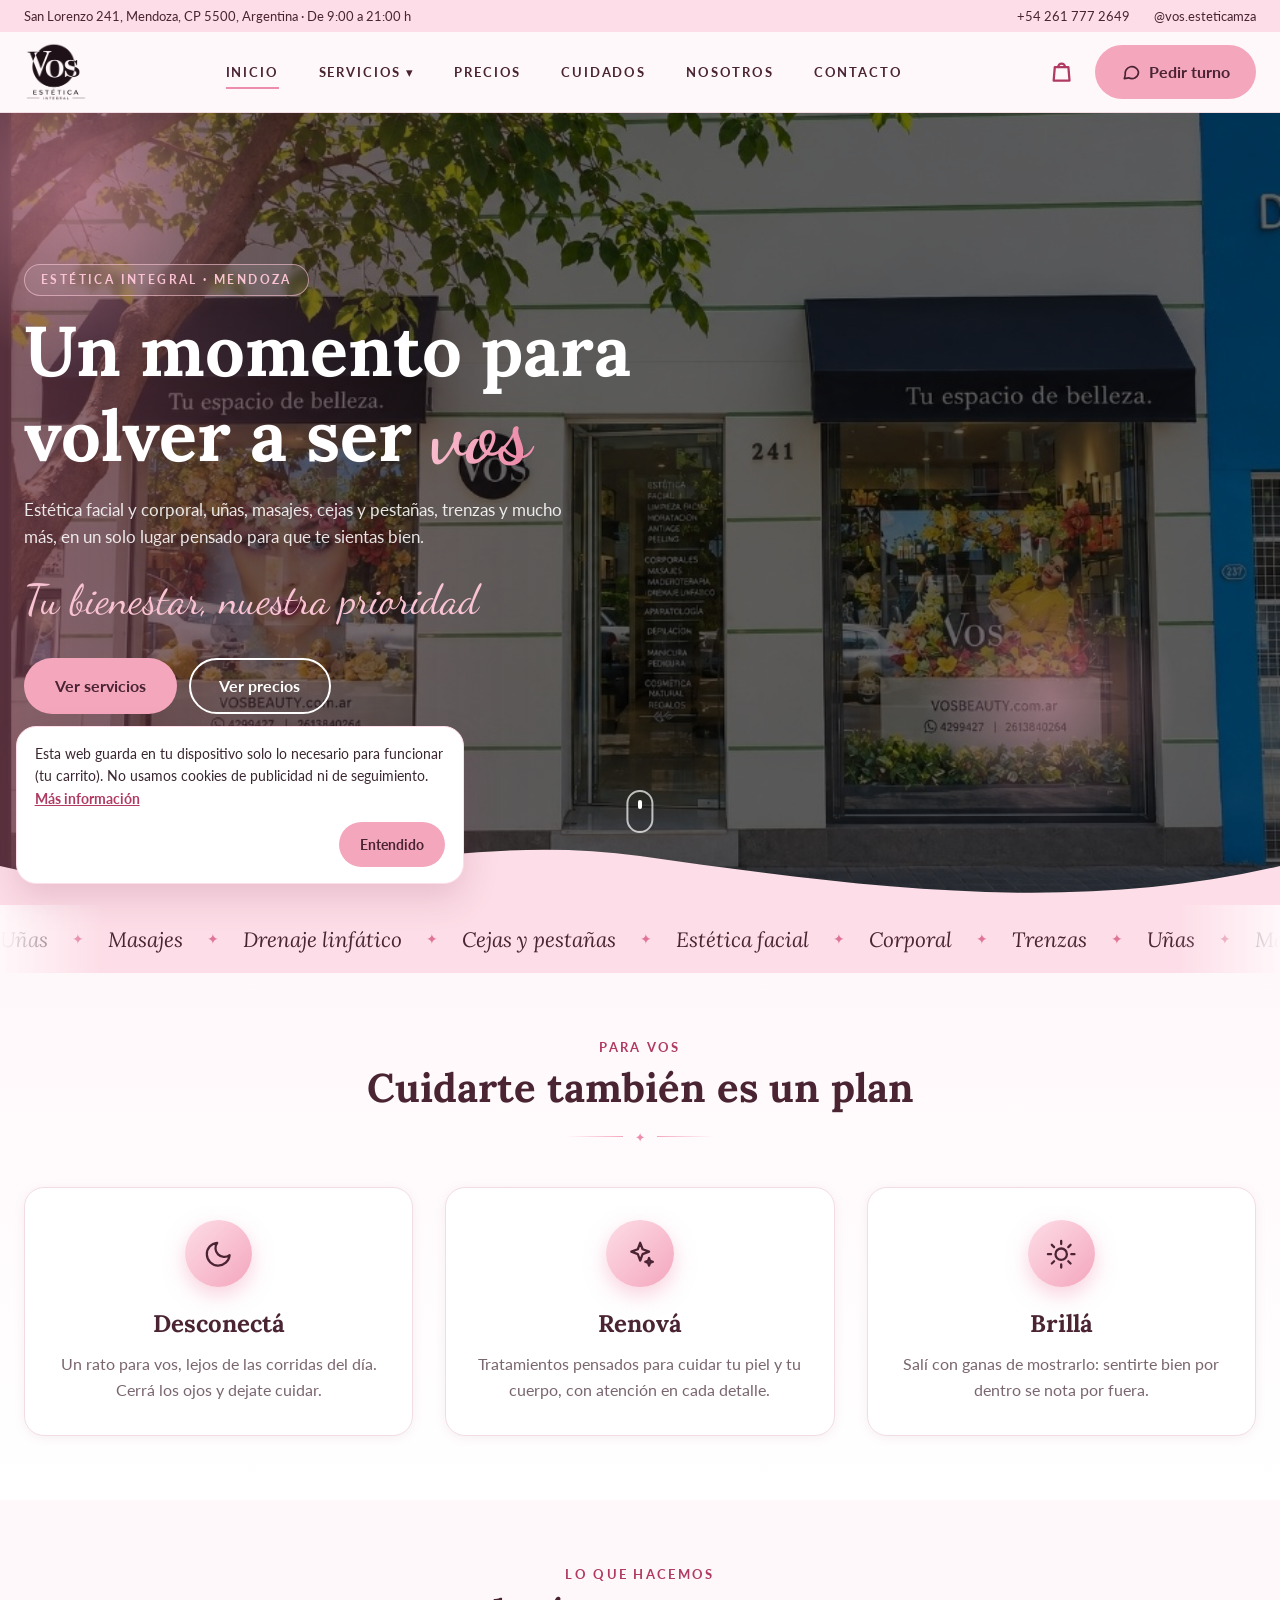
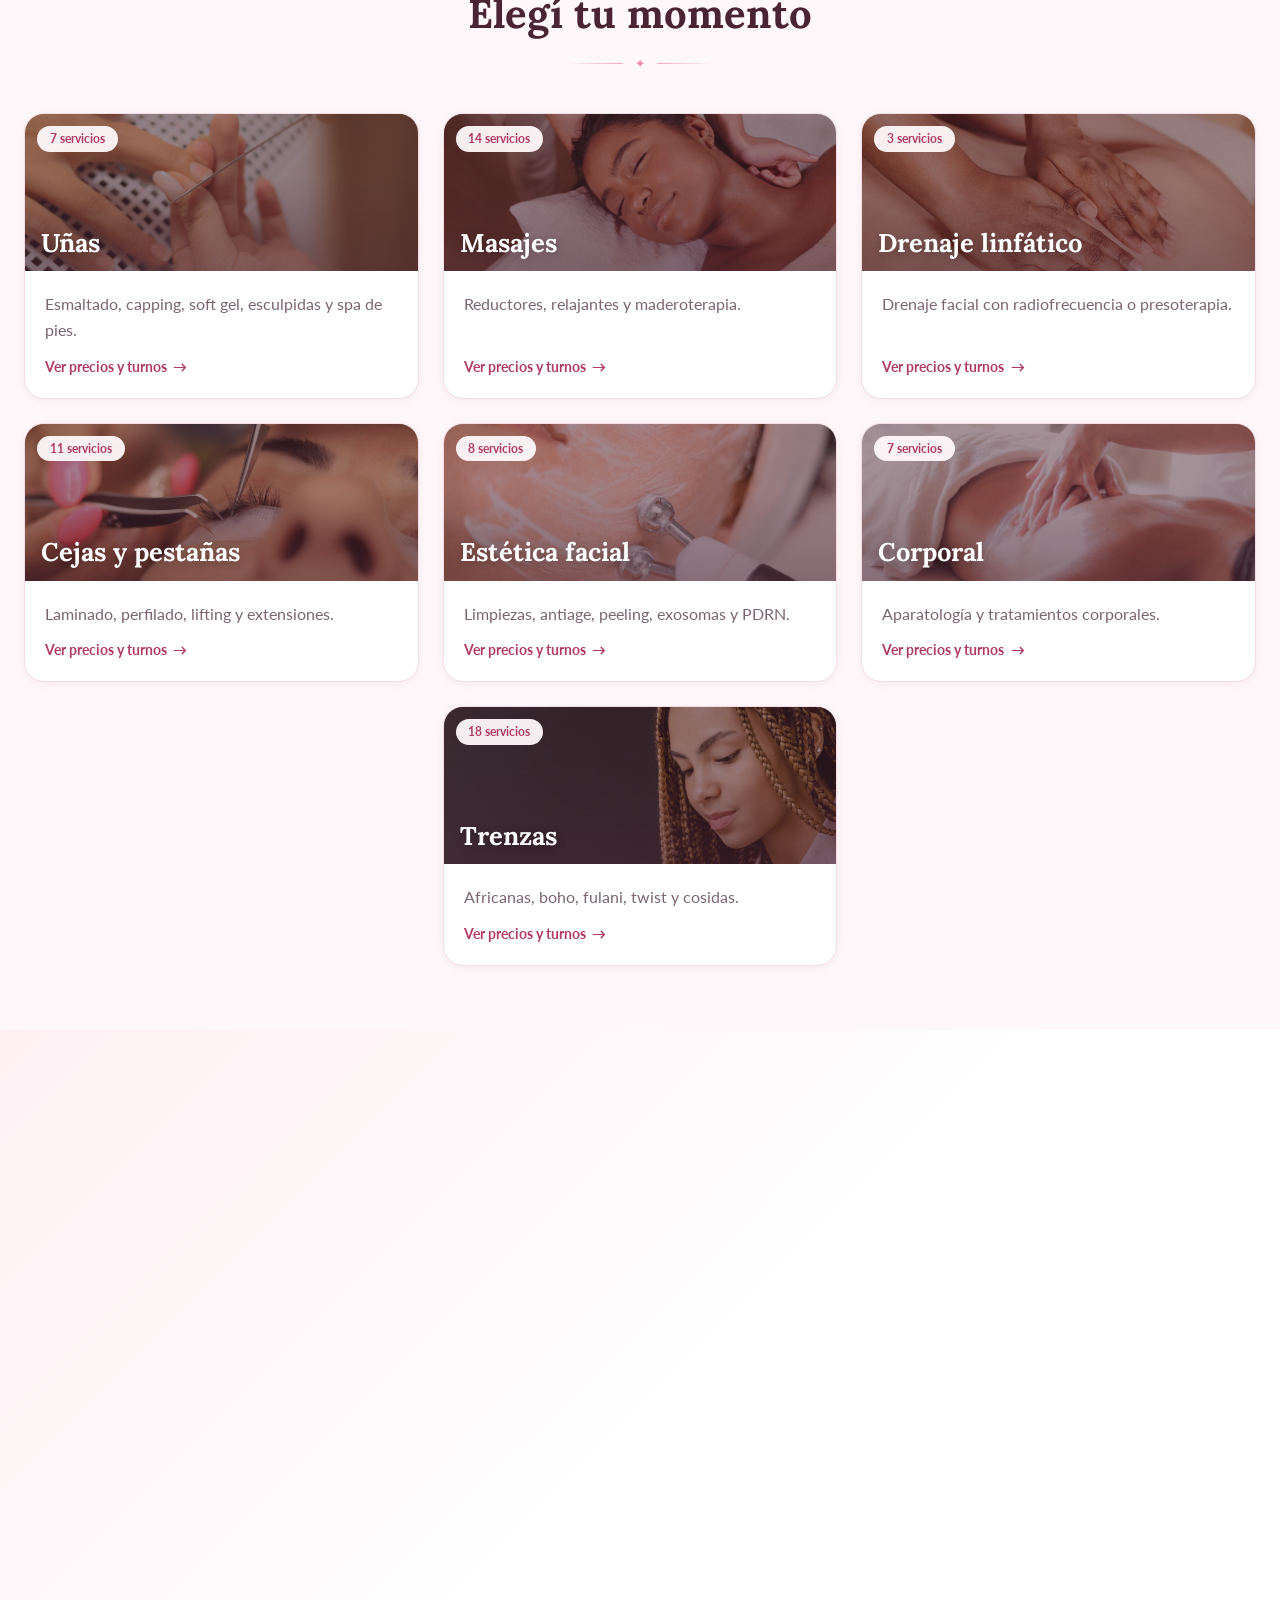
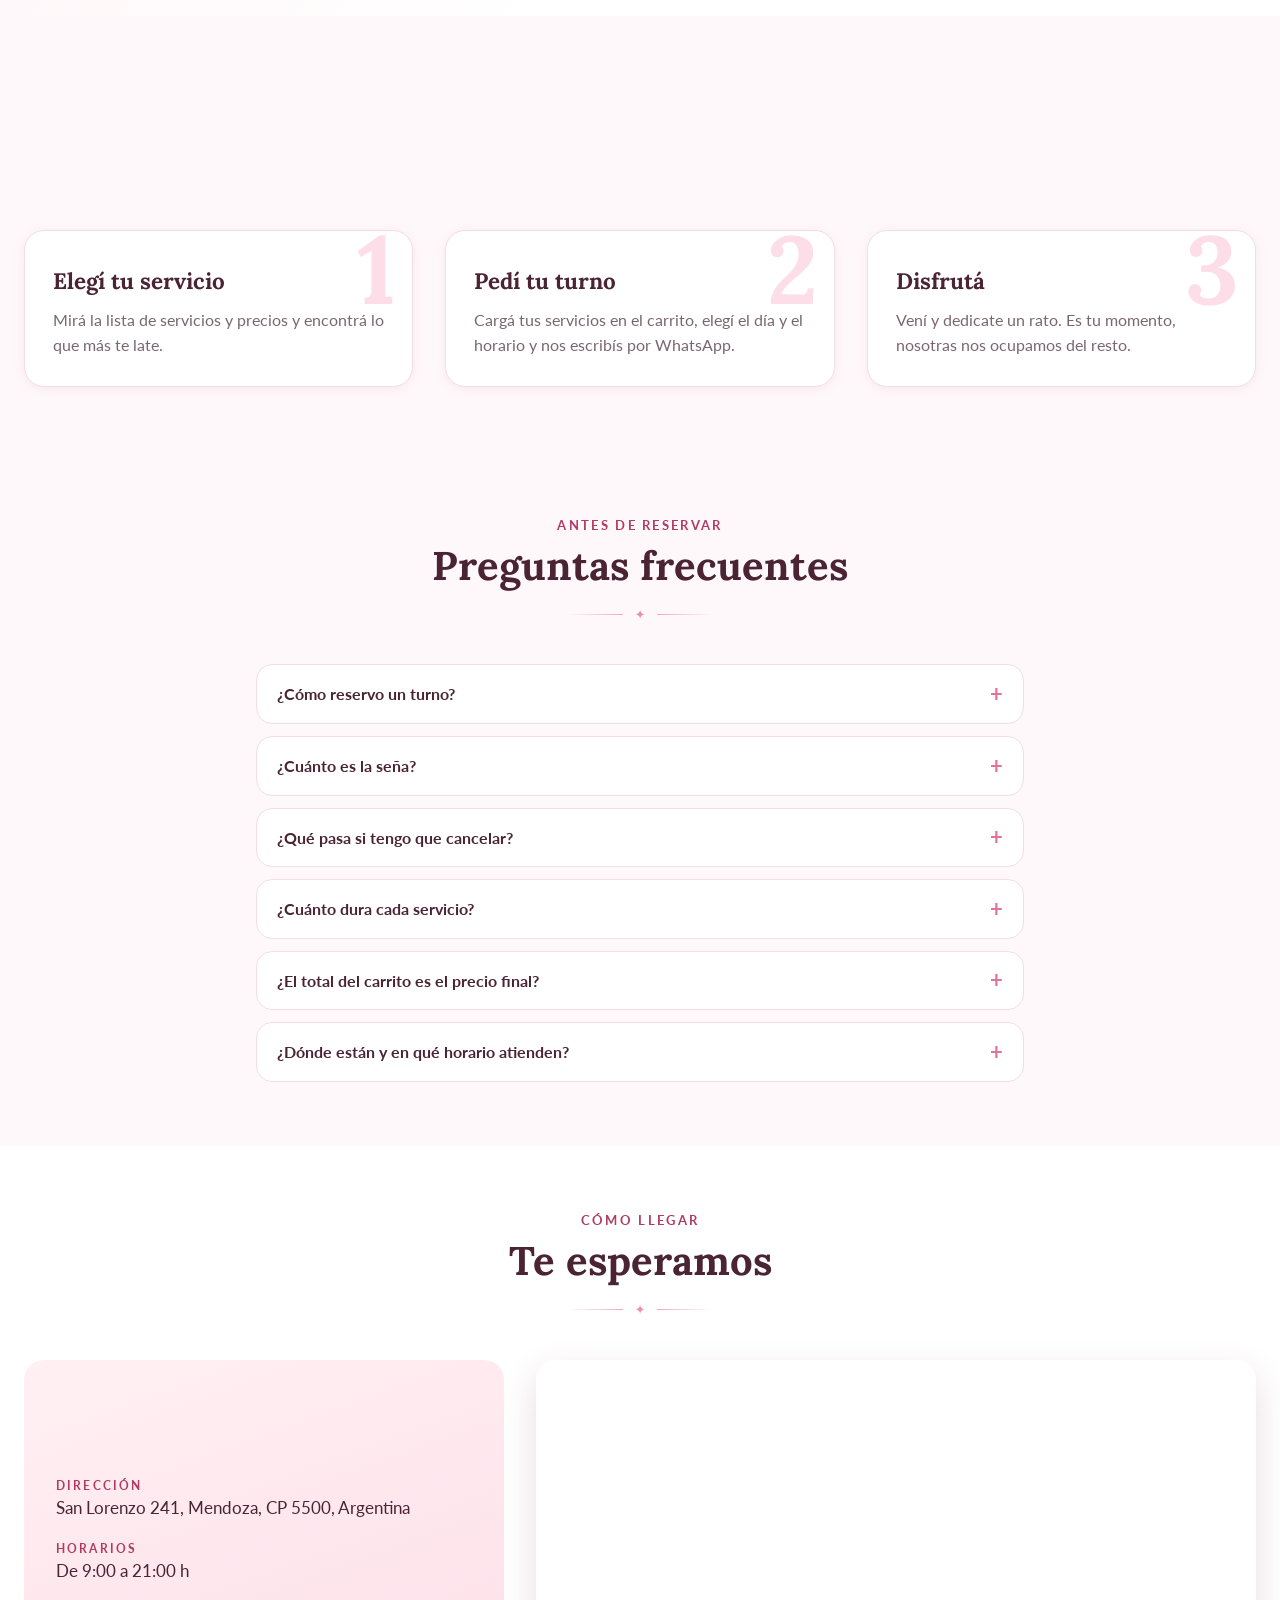
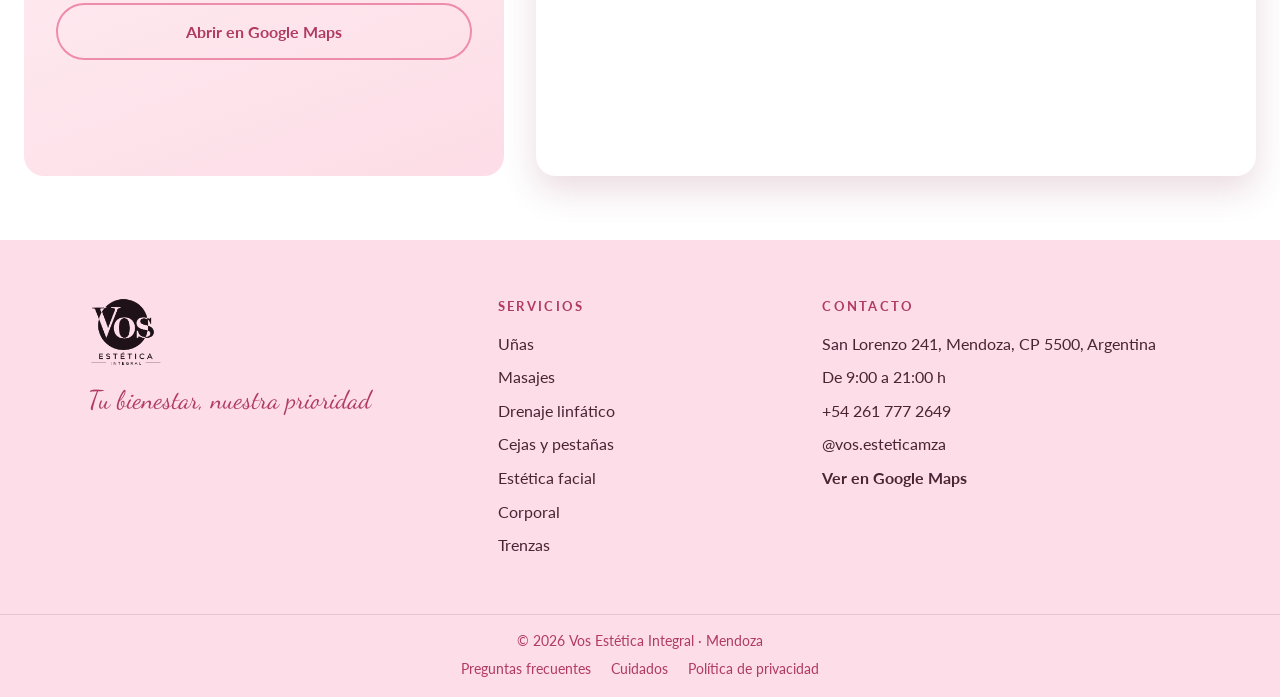
<file: estetica/client/index.html>
<!DOCTYPE html>
<html lang="es-AR">
<head>
  <meta charset="utf-8">
  <meta name="viewport" content="width=device-width, initial-scale=1">
  <meta name="color-scheme" content="light">
  <title>Vos Estética Integral | Mendoza</title>
  <meta name="description" content="Vos Estética Integral en Mendoza: uñas, masajes, drenaje linfático, cejas y pestañas, estética facial, tratamientos corporales y trenzas. Un momento para volver a ser vos.">
  <meta name="robots" content="index, follow">
  <meta name="theme-color" content="#f4a6bd">
  <meta property="og:type" content="website">
  <meta property="og:site_name" content="Vos Estética Integral">
  <meta property="og:locale" content="es_AR">
  <meta property="og:title" content="Vos Estética Integral | Mendoza">
  <meta property="og:description" content="Vos Estética Integral en Mendoza: uñas, masajes, drenaje linfático, cejas y pestañas, estética facial, tratamientos corporales y trenzas. Un momento para volver a ser vos.">
  <meta name="twitter:card" content="summary">
  <link rel="icon" href="favicon.ico" sizes="any">
  <link rel="icon" type="image/png" sizes="32x32" href="img/favicon-32.png">
  <link rel="icon" type="image/png" sizes="192x192" href="img/favicon-192.png">
  <link rel="apple-touch-icon" href="img/favicon-180.png">
  <!-- Marca la página como "con JavaScript" para que los efectos de aparición no oculten nada si el script no carga -->
  <script>document.documentElement.classList.add("js");</script>
  <link rel="preconnect" href="https://fonts.googleapis.com">
  <link rel="preconnect" href="https://fonts.gstatic.com" crossorigin>
  <link href="https://fonts.googleapis.com/css2?family=Dancing+Script:wght@500;700&family=Lato:wght@400;700&family=Lora:ital,wght@0,500;0,700;1,500&display=swap" rel="stylesheet">
  <link rel="stylesheet" href="css/base.css">
  <link rel="stylesheet" href="css/encabezado.css">
  <link rel="stylesheet" href="css/inicio.css">
  <link rel="stylesheet" href="css/pie.css">
  <link rel="stylesheet" href="css/carrito.css">
  <link rel="stylesheet" href="css/informacion.css">
  <link rel="stylesheet" href="css/aviso.css">
  <link rel="stylesheet" href="css/efectos.css">
</head>
<body>

  <!-- Encabezado (se dibuja desde js/principal.js) -->
  <header id="encabezado"></header>

  <main>
    <!-- Portada -->
    <section id="inicio" class="portada">
      <img class="portada-imagen" src="img/portada-1.jpeg" alt="Frente del local de Vos Estética Integral en San Lorenzo 241" fetchpriority="high">
      <div class="portada-velo"></div>
      <div class="portada-luz portada-luz-uno" aria-hidden="true"></div>
      <div class="portada-luz portada-luz-dos" aria-hidden="true"></div>

      <div class="contenedor contenedor-ancho portada-contenido">
        <p class="portada-etiqueta">Estética integral · Mendoza</p>
        <h1 class="portada-titulo">Un momento para volver a ser <span class="portada-titulo-firma texto-degradado">vos</span></h1>
        <p class="portada-texto">Estética facial y corporal, uñas, masajes, cejas y pestañas, trenzas y mucho más, en un solo lugar pensado para que te sientas bien.</p>
        <p class="portada-firma">Tu bienestar, nuestra prioridad</p>
        <div class="portada-botones">
          <a class="boton boton-primario" href="#servicios">Ver servicios</a>
          <a class="boton boton-borde-claro" href="precios.html">Ver precios</a>
        </div>
      </div>

      <span class="portada-bajar" aria-hidden="true"></span>
      <svg class="portada-ola" viewBox="0 0 1440 80" preserveAspectRatio="none" aria-hidden="true">
        <path d="M0,40 C240,90 480,0 720,30 C960,60 1200,90 1440,40 L1440,80 L0,80 Z"/>
      </svg>
    </section>

    <!-- Cinta de servicios que se desliza (la arma js/inicio.js) -->
    <div class="cinta" aria-hidden="true"><div id="cinta-pista" class="cinta-pista"></div></div>

    <!-- Sensaciones -->
    <section class="seccion sensaciones">
      <div class="contenedor contenedor-ancho">
        <div class="seccion-cabecera reveal">
          <p class="etiqueta">Para vos</p>
          <h2 class="titulo-seccion">Cuidarte también es un plan</h2>
          <p class="adorno" aria-hidden="true">✦</p>
        </div>
        <div class="sensaciones-lista" data-reveal-grupo>
          <article class="sensacion">
            <span class="sensacion-icono"><svg viewBox="0 0 24 24" fill="none" stroke="currentColor" stroke-width="1.8" stroke-linecap="round" stroke-linejoin="round" aria-hidden="true"><path d="M21 12.79A9 9 0 1 1 11.21 3 7 7 0 0 0 21 12.79z"/></svg></span>
            <h3 class="sensacion-titulo">Desconectá</h3>
            <p class="sensacion-texto">Un rato para vos, lejos de las corridas del día. Cerrá los ojos y dejate cuidar.</p>
          </article>
          <article class="sensacion">
            <span class="sensacion-icono"><svg viewBox="0 0 24 24" fill="none" stroke="currentColor" stroke-width="1.8" stroke-linecap="round" stroke-linejoin="round" aria-hidden="true"><path d="M12 3l1.9 5.1L19 10l-5.1 1.9L12 17l-1.9-5.1L5 10l5.1-1.9L12 3z"/><path d="M19 15l.8 2.2L22 18l-2.2.8L19 21l-.8-2.2L16 18l2.2-.8L19 15z"/></svg></span>
            <h3 class="sensacion-titulo">Renová</h3>
            <p class="sensacion-texto">Tratamientos pensados para cuidar tu piel y tu cuerpo, con atención en cada detalle.</p>
          </article>
          <article class="sensacion">
            <span class="sensacion-icono"><svg viewBox="0 0 24 24" fill="none" stroke="currentColor" stroke-width="1.8" stroke-linecap="round" stroke-linejoin="round" aria-hidden="true"><circle cx="12" cy="12" r="4.5"/><path d="M12 1.5v2.5M12 20v2.5M4.6 4.6l1.8 1.8M17.6 17.6l1.8 1.8M1.5 12H4M20 12h2.5M4.6 19.4l1.8-1.8M17.6 6.4l1.8-1.8"/></svg></span>
            <h3 class="sensacion-titulo">Brillá</h3>
            <p class="sensacion-texto">Salí con ganas de mostrarlo: sentirte bien por dentro se nota por fuera.</p>
          </article>
        </div>
      </div>
    </section>

    <!-- Servicios (tarjetas que arma js/inicio.js) -->
    <section id="servicios" class="seccion contenedor contenedor-ancho">
      <div class="seccion-cabecera reveal">
        <p class="etiqueta">Lo que hacemos</p>
        <h2 class="titulo-seccion">Elegí tu momento</h2>
        <p class="adorno" aria-hidden="true">✦</p>
      </div>
      <div id="tarjetas-servicios" class="grilla-servicios" data-reveal-grupo></div>
    </section>

    <!-- Nosotros -->
    <section id="nosotros" class="seccion nosotros">
      <div class="contenedor contenedor-ancho nosotros-contenido">
        <div class="nosotros-media reveal reveal-izquierda">
          <div class="celular">
            <video id="video-local" class="celular-video" src="img/video-estetica-1.mp4" poster="img/portada-1.jpeg" autoplay muted loop playsinline preload="metadata"></video>
            <p class="celular-etiqueta">Pasá a conocernos</p>
          </div>
        </div>
        <div class="nosotros-texto reveal reveal-derecha">
          <p class="etiqueta">Nosotros</p>
          <h2 class="titulo-seccion">Un lugar para cuidarte</h2>
          <p>En Vos Estética Integral reunimos tratamientos faciales y corporales, uñas, masajes, cejas y pestañas y trenzas en un espacio cálido, en pleno centro de Mendoza.</p>
          <p>Cada visita es un momento tuyo. Te ayudamos a elegir el servicio y el horario que mejor se adapte a vos.</p>

          <div class="cifras" aria-label="Nuestros números">
            <p class="cifra"><span class="cifra-numero" data-contador="categorias">0</span><span class="cifra-texto">categorías de servicios</span></p>
            <p class="cifra"><span class="cifra-numero" data-contador="servicios">0</span><span class="cifra-texto">servicios para elegir</span></p>
            <p class="cifra"><span class="cifra-numero" data-contador="12">0</span><span class="cifra-texto">horas para tu turno, de 9 a 21</span></p>
          </div>

          <a class="boton boton-primario" href="precios.html">Ver servicios y precios</a>
        </div>
      </div>
    </section>

    <!-- Pasos para sacar turno -->
    <section class="seccion contenedor contenedor-ancho">
      <div class="seccion-cabecera reveal">
        <p class="etiqueta">Es muy simple</p>
        <h2 class="titulo-seccion">Tu turno en 3 pasos</h2>
        <p class="adorno" aria-hidden="true">✦</p>
      </div>
      <div class="pasos-lista" data-reveal-grupo>
        <article class="paso">
          <span class="paso-numero" aria-hidden="true">1</span>
          <h3 class="paso-titulo">Elegí tu servicio</h3>
          <p class="paso-texto">Mirá la lista de servicios y precios y encontrá lo que más te late.</p>
        </article>
        <article class="paso">
          <span class="paso-numero" aria-hidden="true">2</span>
          <h3 class="paso-titulo">Pedí tu turno</h3>
          <p class="paso-texto">Cargá tus servicios en el carrito, elegí el día y el horario y nos escribís por WhatsApp.</p>
        </article>
        <article class="paso">
          <span class="paso-numero" aria-hidden="true">3</span>
          <h3 class="paso-titulo">Disfrutá</h3>
          <p class="paso-texto">Vení y dedicate un rato. Es tu momento, nosotras nos ocupamos del resto.</p>
        </article>
      </div>
    </section>

    <!-- Preguntas frecuentes -->
    <section id="preguntas" class="seccion contenedor preguntas">
      <div class="seccion-cabecera reveal">
        <p class="etiqueta">Antes de reservar</p>
        <h2 class="titulo-seccion">Preguntas frecuentes</h2>
        <p class="adorno" aria-hidden="true">✦</p>
      </div>
      <div id="preguntas-lista" class="preguntas-lista reveal"></div>
    </section>

    <!-- Cómo llegar -->
    <section class="seccion visita">
      <div class="contenedor contenedor-ancho">
        <div class="seccion-cabecera reveal">
          <p class="etiqueta">Cómo llegar</p>
          <h2 class="titulo-seccion">Te esperamos</h2>
          <p class="adorno" aria-hidden="true">✦</p>
        </div>
        <div class="visita-contenido" data-reveal-grupo>
          <div class="visita-datos">
            <div><p class="visita-dato-titulo">Dirección</p><p class="visita-dato-texto" data-direccion></p></div>
            <div><p class="visita-dato-titulo">Horarios</p><p class="visita-dato-texto" data-horarios></p></div>
            <a class="boton boton-borde" data-mapa href="#" target="_blank" rel="noopener">Abrir en Google Maps</a>
          </div>
          <iframe class="visita-mapa" title="Mapa de Vos Estética Integral" loading="lazy" referrerpolicy="no-referrer-when-downgrade" src="https://www.google.com/maps?q=San+Lorenzo+241,+Mendoza,+Argentina&amp;output=embed"></iframe>
        </div>
      </div>
    </section>
  </main>

  <!-- Pie y contacto (se dibuja desde js/principal.js) -->
  <footer id="pie"></footer>

  <script src="js/datos.js"></script>
  <script src="js/principal.js"></script>
  <script src="js/carrito.js"></script>
  <script src="js/cookies.js"></script>
  <script src="js/inicio.js"></script>
  <script src="js/efectos.js"></script>
</body>
</html>
</file>
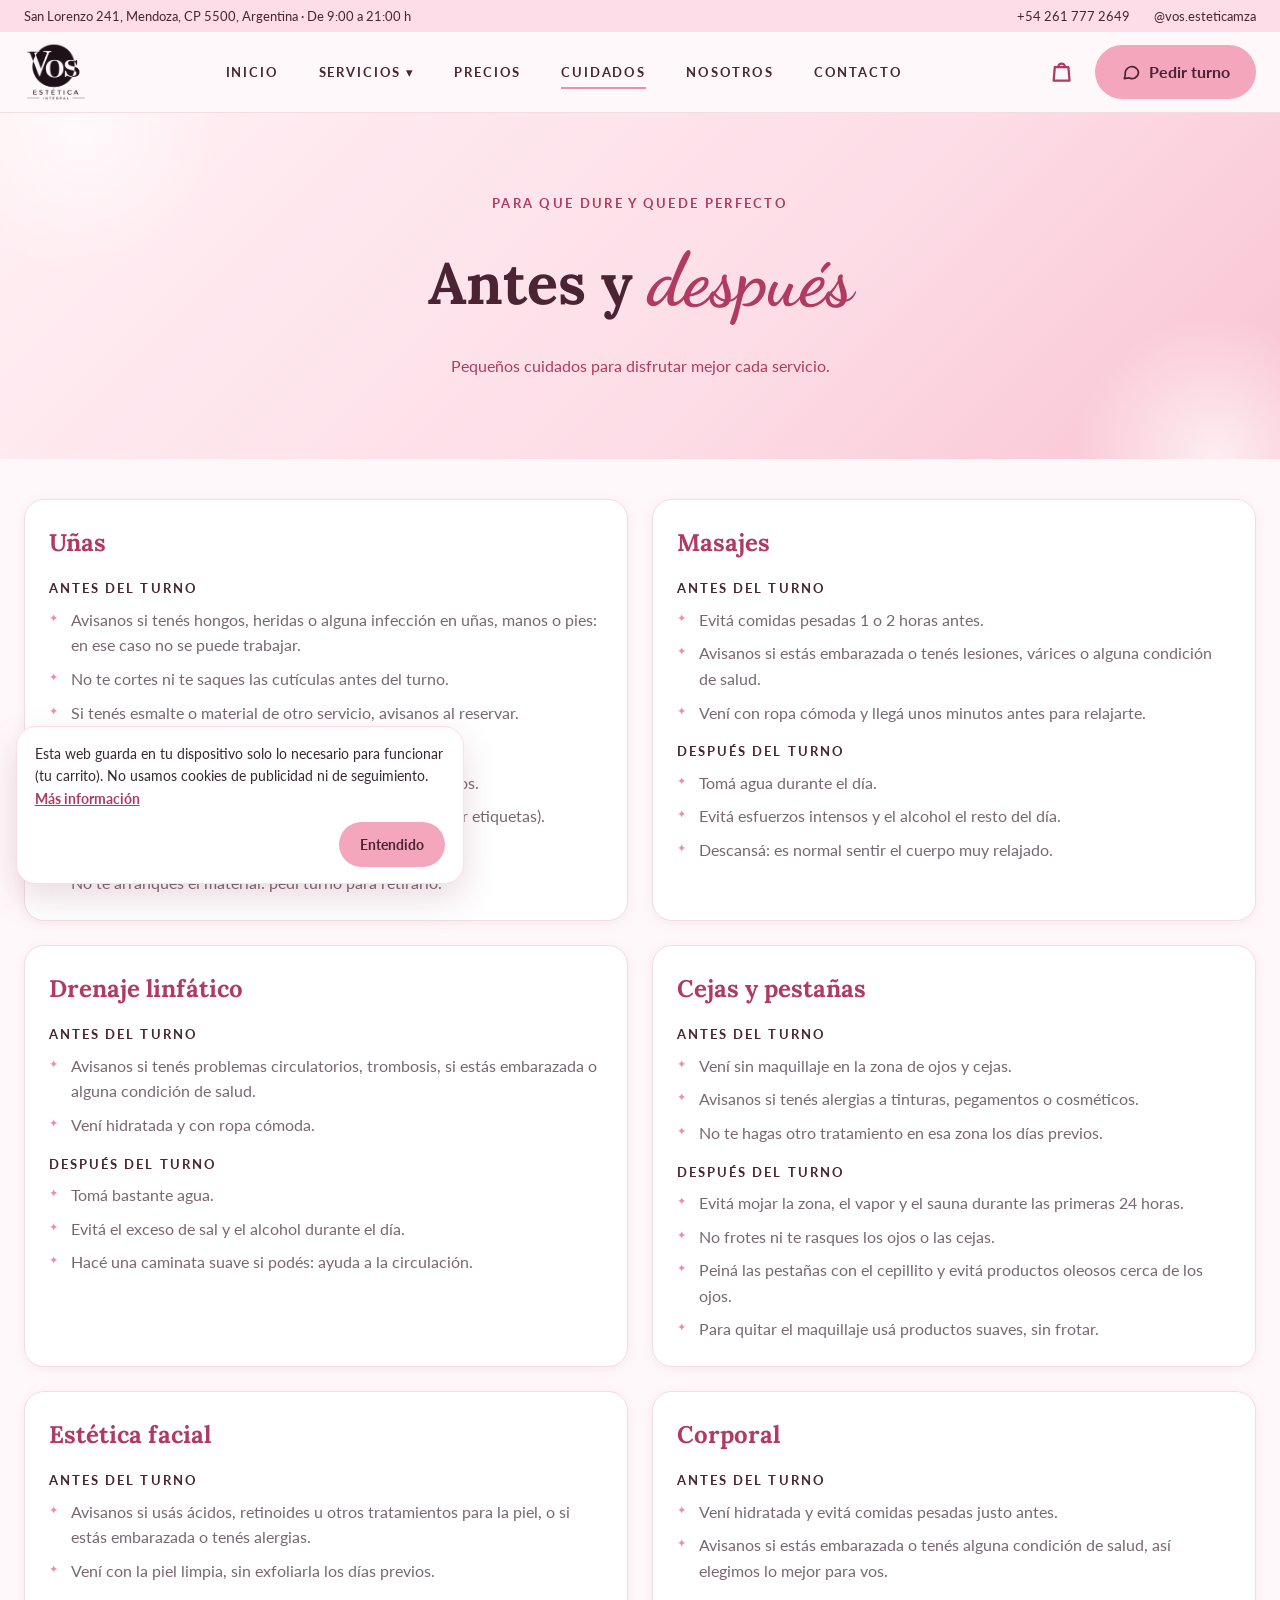
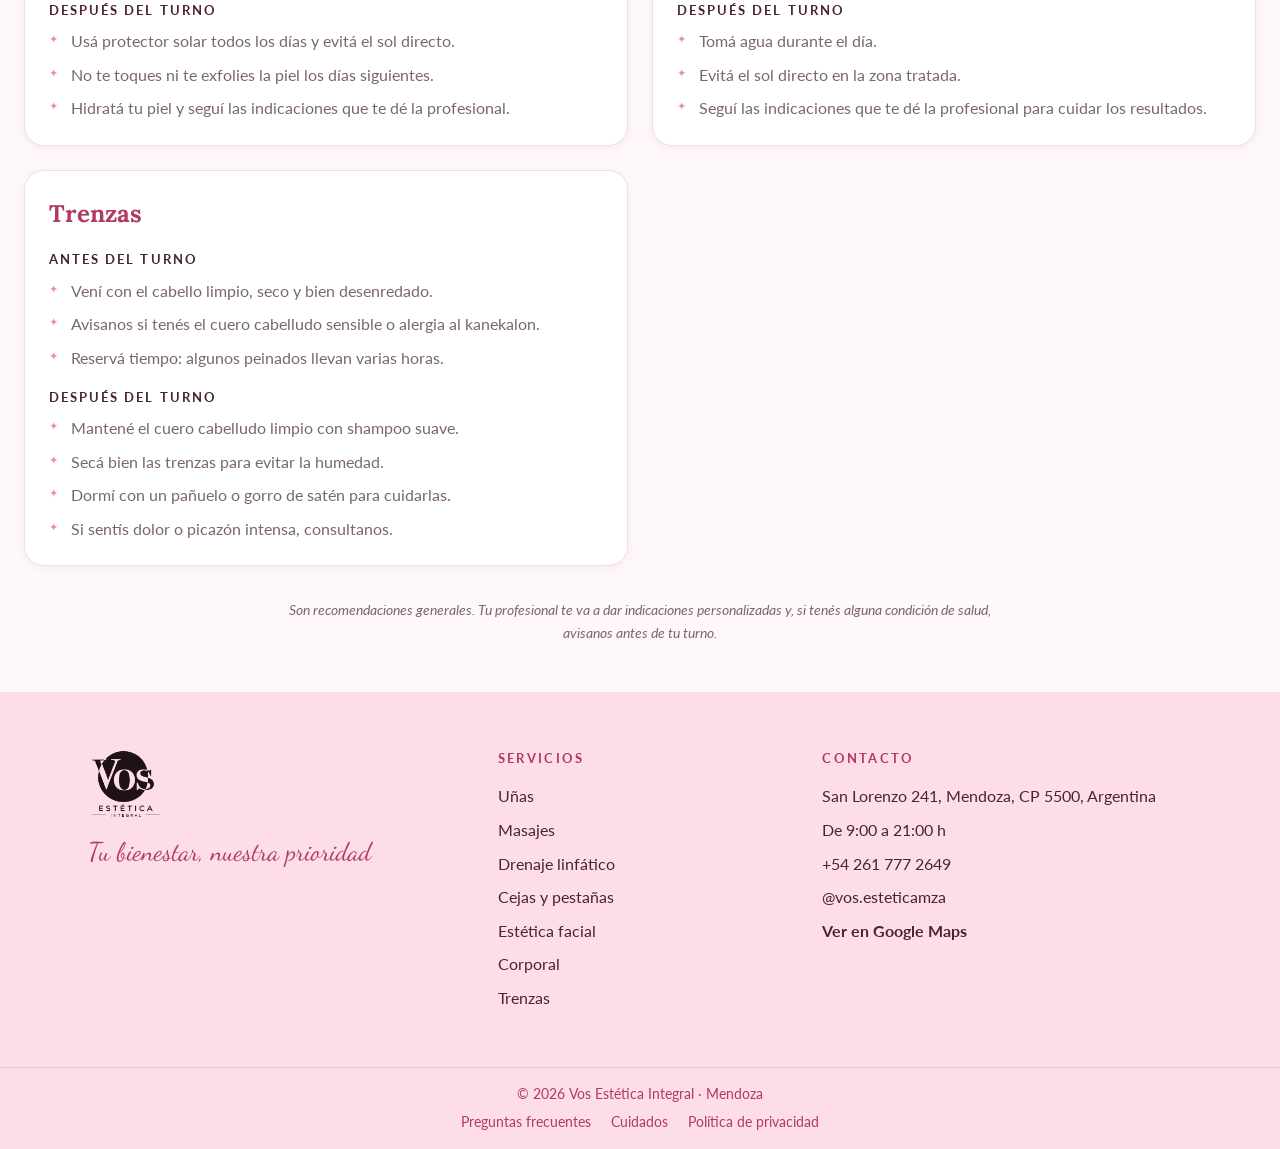
<file: estetica/client/cuidados.html>
<!DOCTYPE html>
<html lang="es-AR">
<head>
  <meta charset="utf-8">
  <meta name="viewport" content="width=device-width, initial-scale=1">
  <meta name="color-scheme" content="light">
  <title>Cuidados antes y después | Vos Estética Integral</title>
  <meta name="description" content="Recomendaciones para antes y después de cada servicio de Vos Estética Integral en Mendoza.">
  <meta name="robots" content="index, follow">
  <meta name="theme-color" content="#f4a6bd">
  <meta property="og:type" content="website">
  <meta property="og:site_name" content="Vos Estética Integral">
  <meta property="og:locale" content="es_AR">
  <meta property="og:title" content="Cuidados antes y después | Vos Estética Integral">
  <meta property="og:description" content="Recomendaciones para antes y después de cada servicio de Vos Estética Integral en Mendoza.">
  <meta name="twitter:card" content="summary">
  <link rel="icon" href="favicon.ico" sizes="any">
  <link rel="icon" type="image/png" sizes="32x32" href="img/favicon-32.png">
  <link rel="icon" type="image/png" sizes="192x192" href="img/favicon-192.png">
  <link rel="apple-touch-icon" href="img/favicon-180.png">
  <script>document.documentElement.classList.add("js");</script>
  <link rel="preconnect" href="https://fonts.googleapis.com">
  <link rel="preconnect" href="https://fonts.gstatic.com" crossorigin>
  <link href="https://fonts.googleapis.com/css2?family=Dancing+Script:wght@500;700&family=Lato:wght@400;700&family=Lora:ital,wght@0,500;0,700;1,500&display=swap" rel="stylesheet">
  <link rel="stylesheet" href="css/base.css">
  <link rel="stylesheet" href="css/encabezado.css">
  <link rel="stylesheet" href="css/precios.css">
  <link rel="stylesheet" href="css/pie.css">
  <link rel="stylesheet" href="css/carrito.css">
  <link rel="stylesheet" href="css/informacion.css">
  <link rel="stylesheet" href="css/aviso.css">
  <link rel="stylesheet" href="css/efectos.css">
</head>
<body>

  <!-- Encabezado (se dibuja desde js/principal.js) -->
  <header id="encabezado"></header>

  <main>
    <section class="titulo-pagina">
      <span class="titulo-pagina-luz titulo-pagina-luz-uno" aria-hidden="true"></span>
      <span class="titulo-pagina-luz titulo-pagina-luz-dos" aria-hidden="true"></span>
      <div class="titulo-pagina-contenido">
        <p class="etiqueta">Para que dure y quede perfecto</p>
        <h1 class="titulo-pagina-texto">Antes y <span class="titulo-pagina-firma">después</span></h1>
        <p class="titulo-pagina-detalle">Pequeños cuidados para disfrutar mejor cada servicio.</p>
      </div>
    </section>
    <div id="cuidados-lista" class="contenedor contenedor-ancho cuidados-lista"></div>
    <p class="nota-pagina contenedor">Son recomendaciones generales. Tu profesional te va a dar indicaciones personalizadas y, si tenés alguna condición de salud, avisanos antes de tu turno.</p>
  </main>

  <!-- Pie y contacto (se dibuja desde js/principal.js) -->
  <footer id="pie"></footer>

  <script src="js/datos.js"></script>
  <script src="js/principal.js"></script>
  <script src="js/carrito.js"></script>
  <script src="js/cookies.js"></script>
  <script src="js/cuidados.js"></script>
  <script src="js/efectos.js"></script>
</body>
</html>
</file>
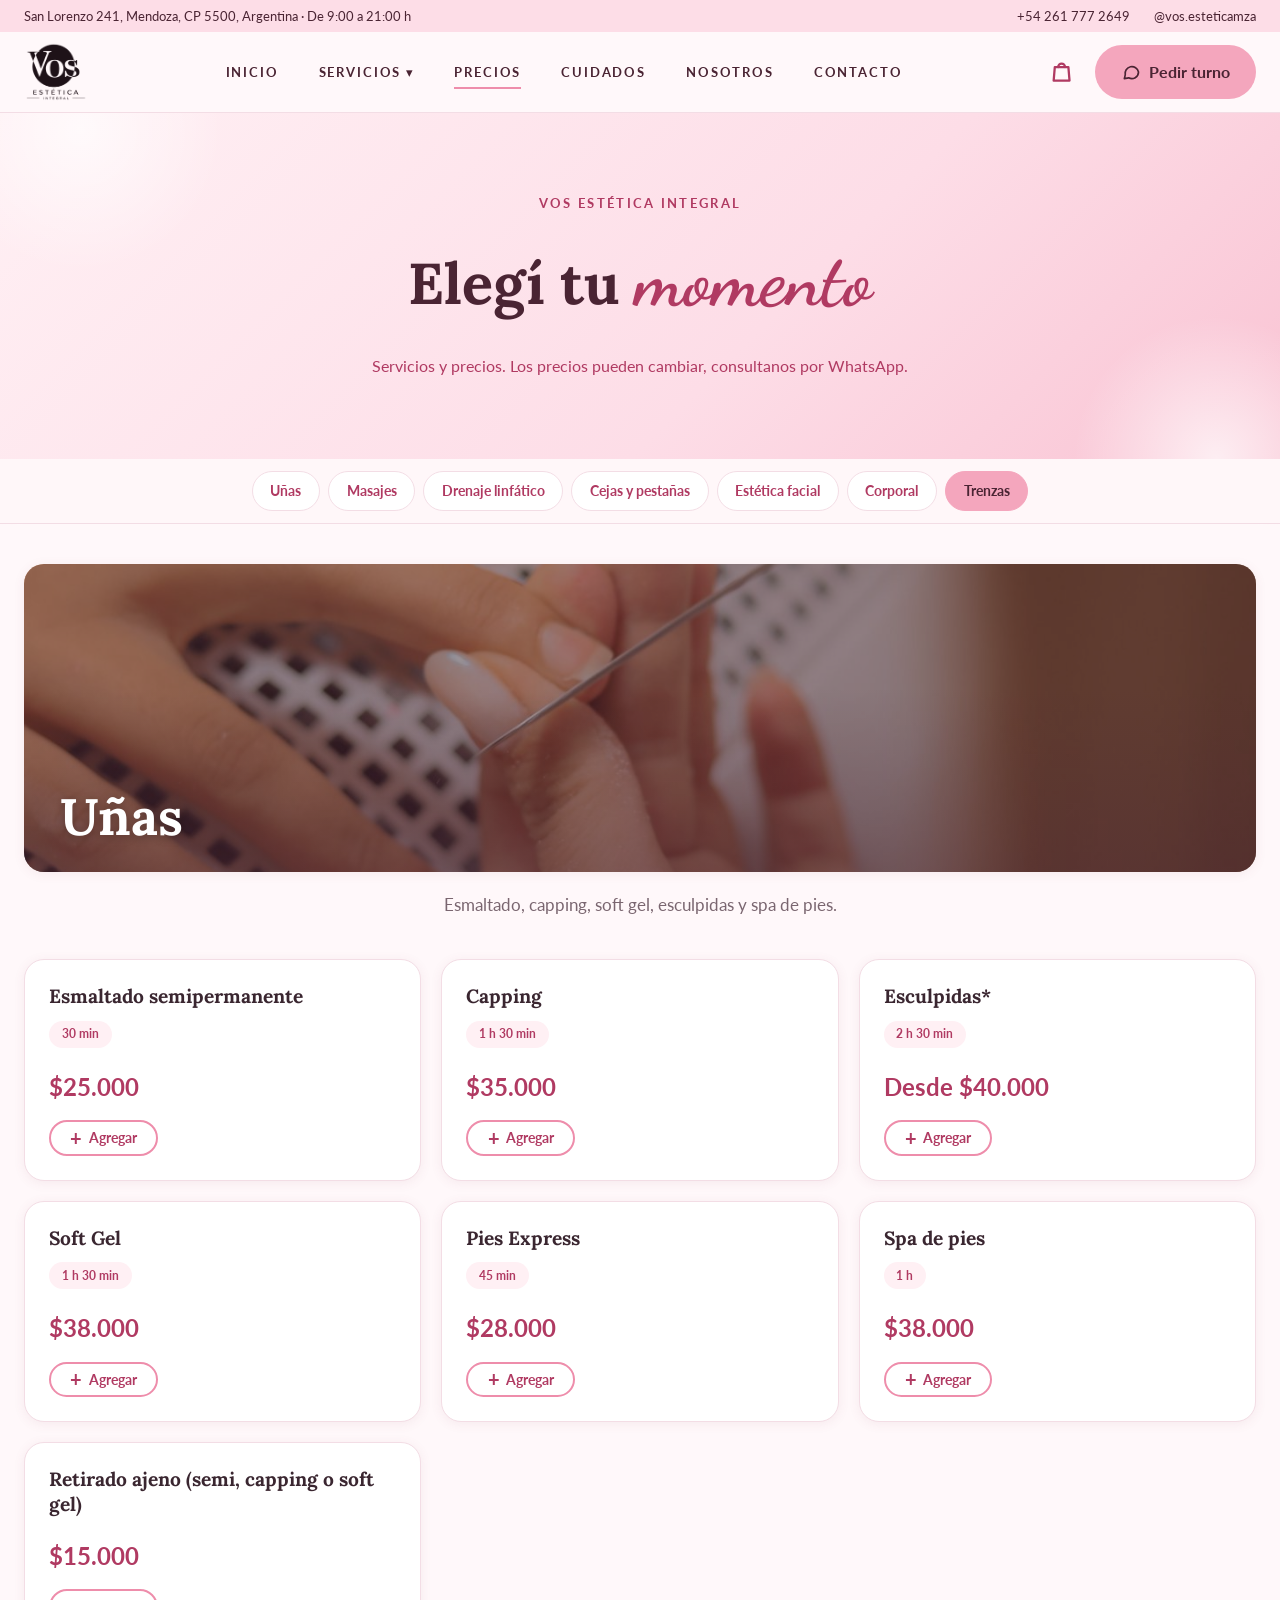
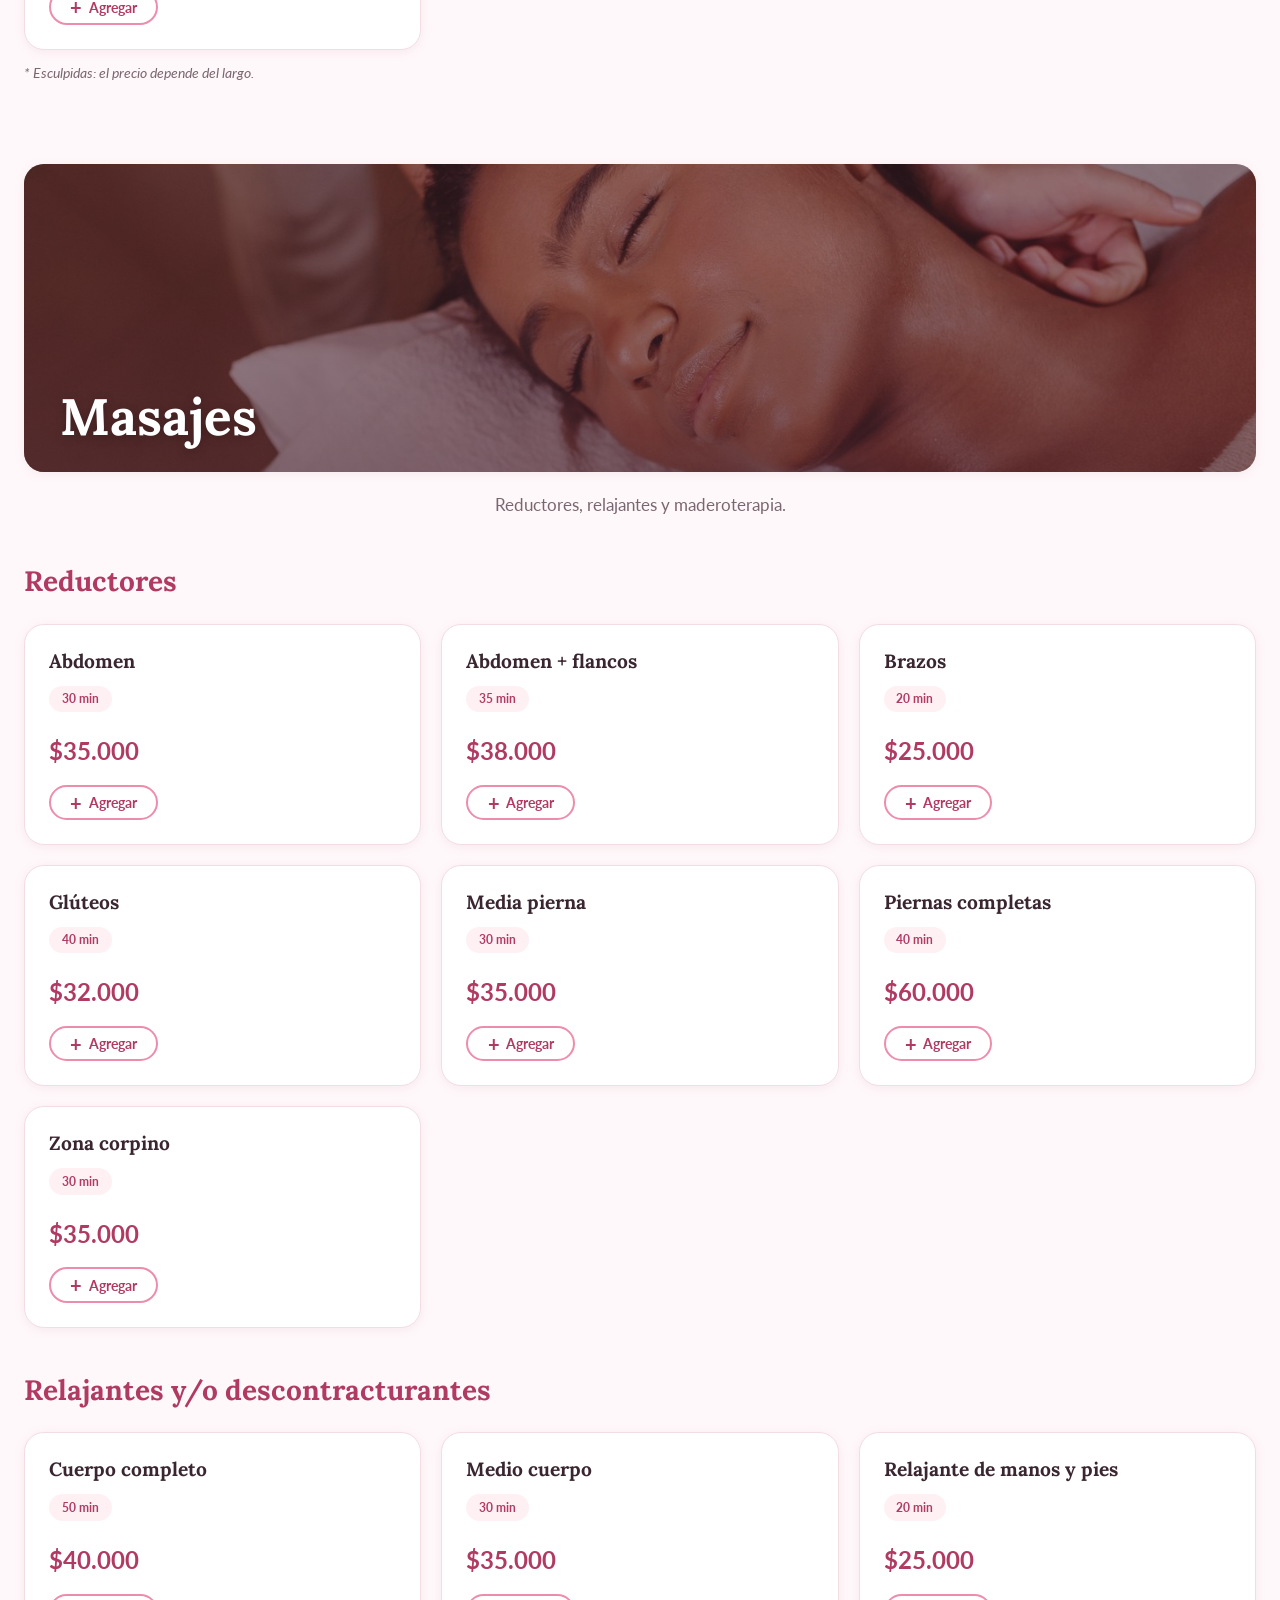
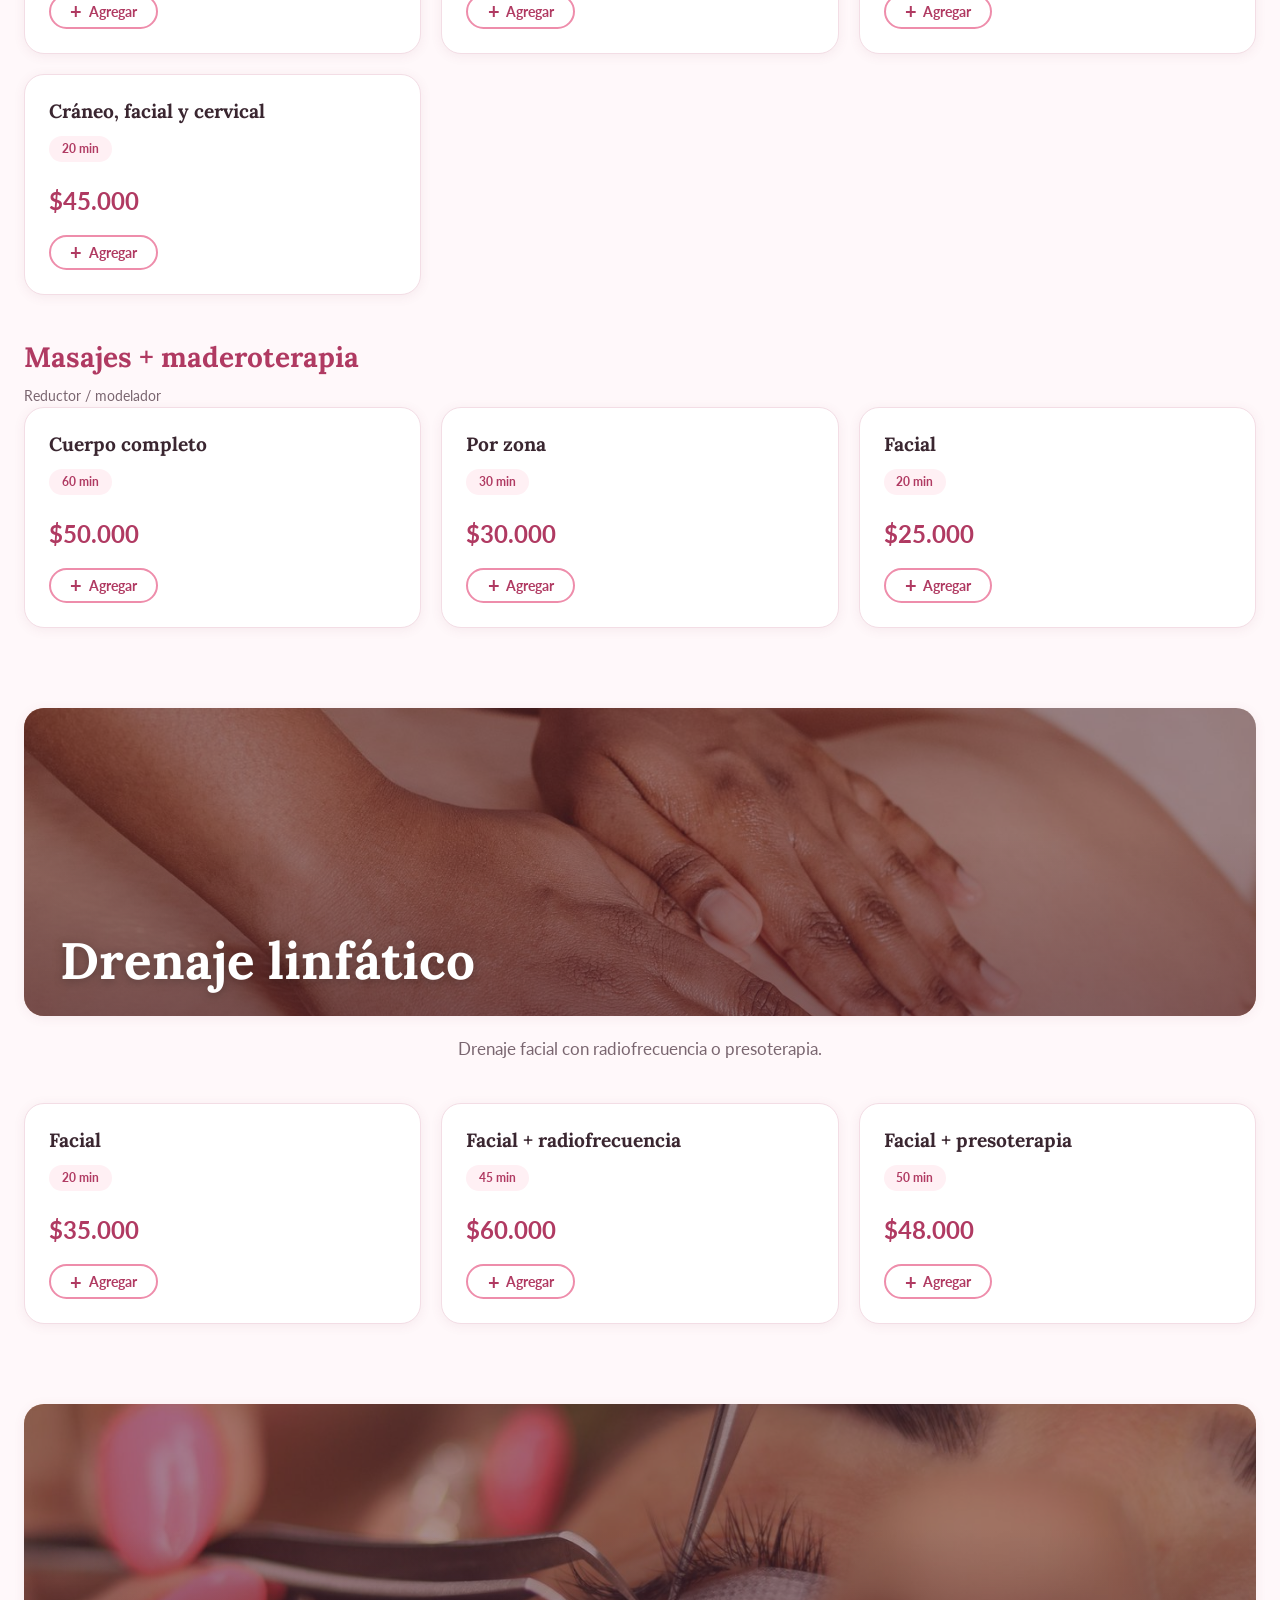
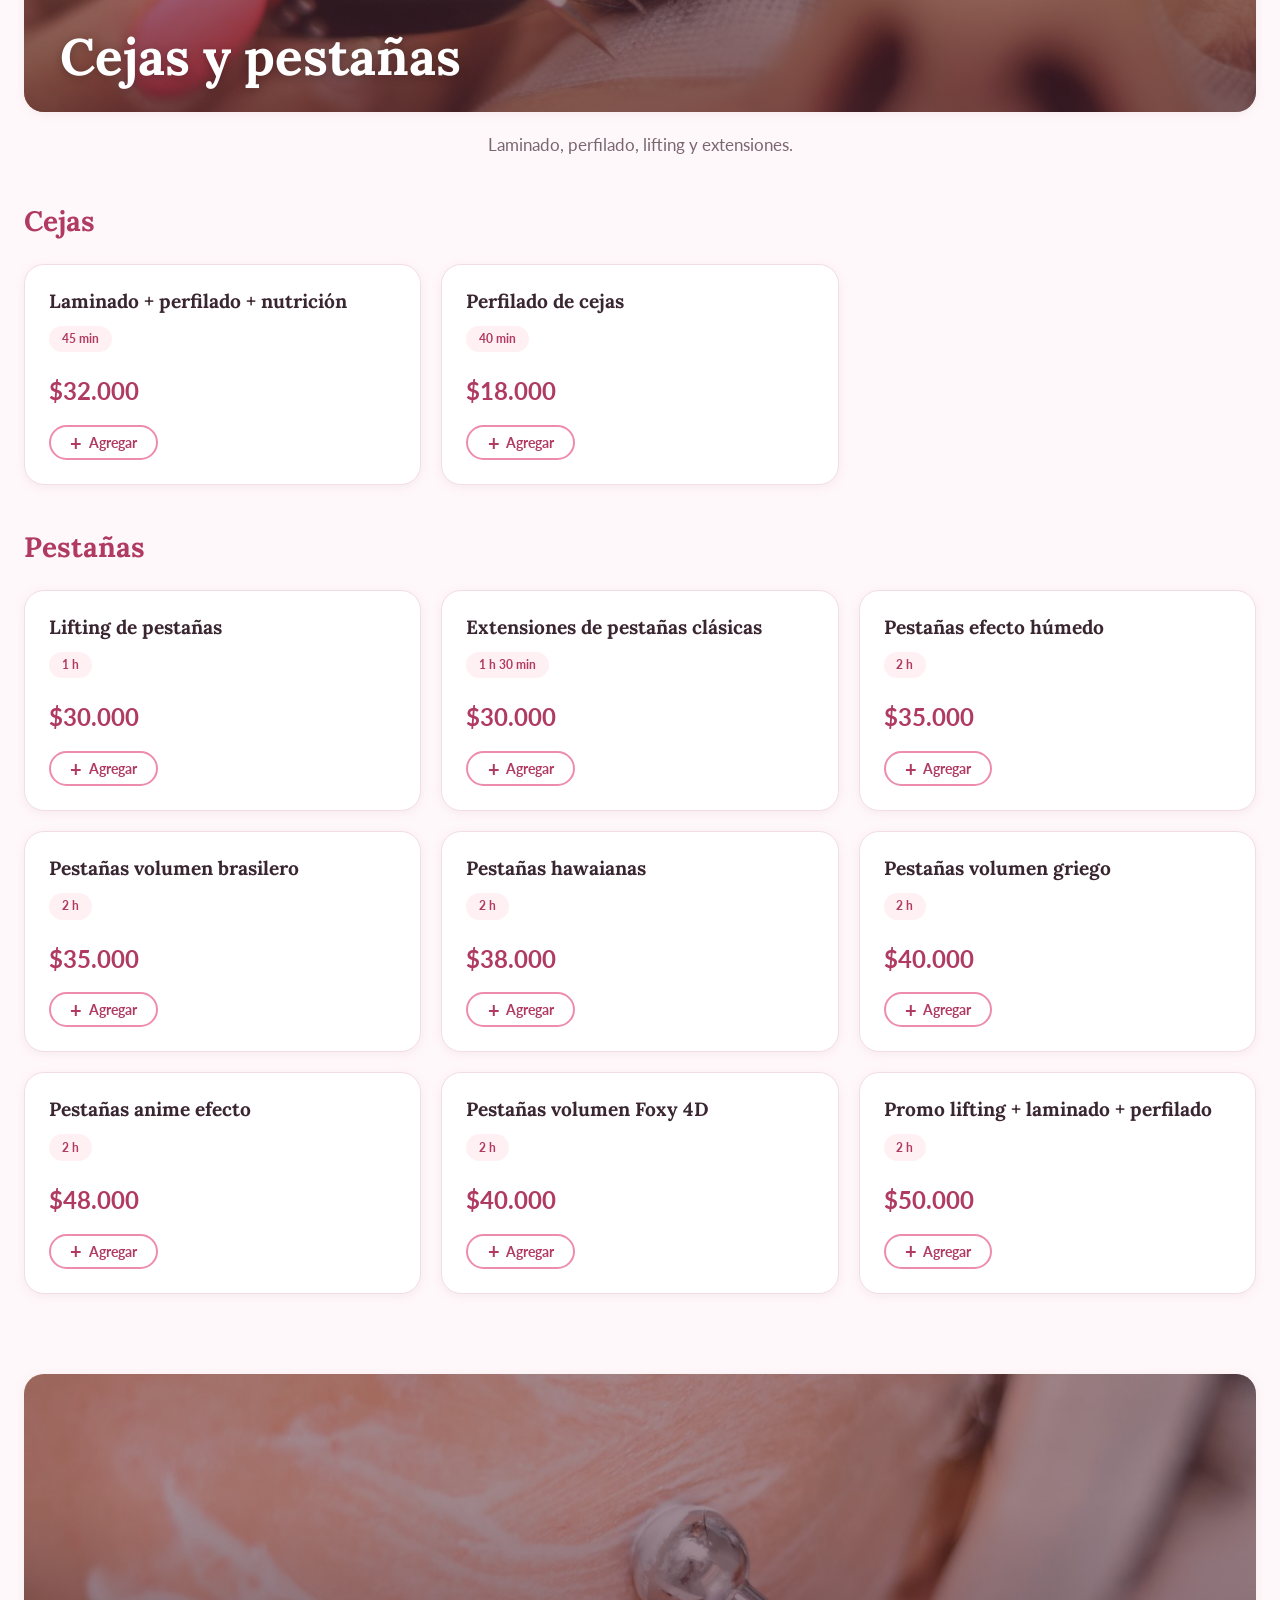
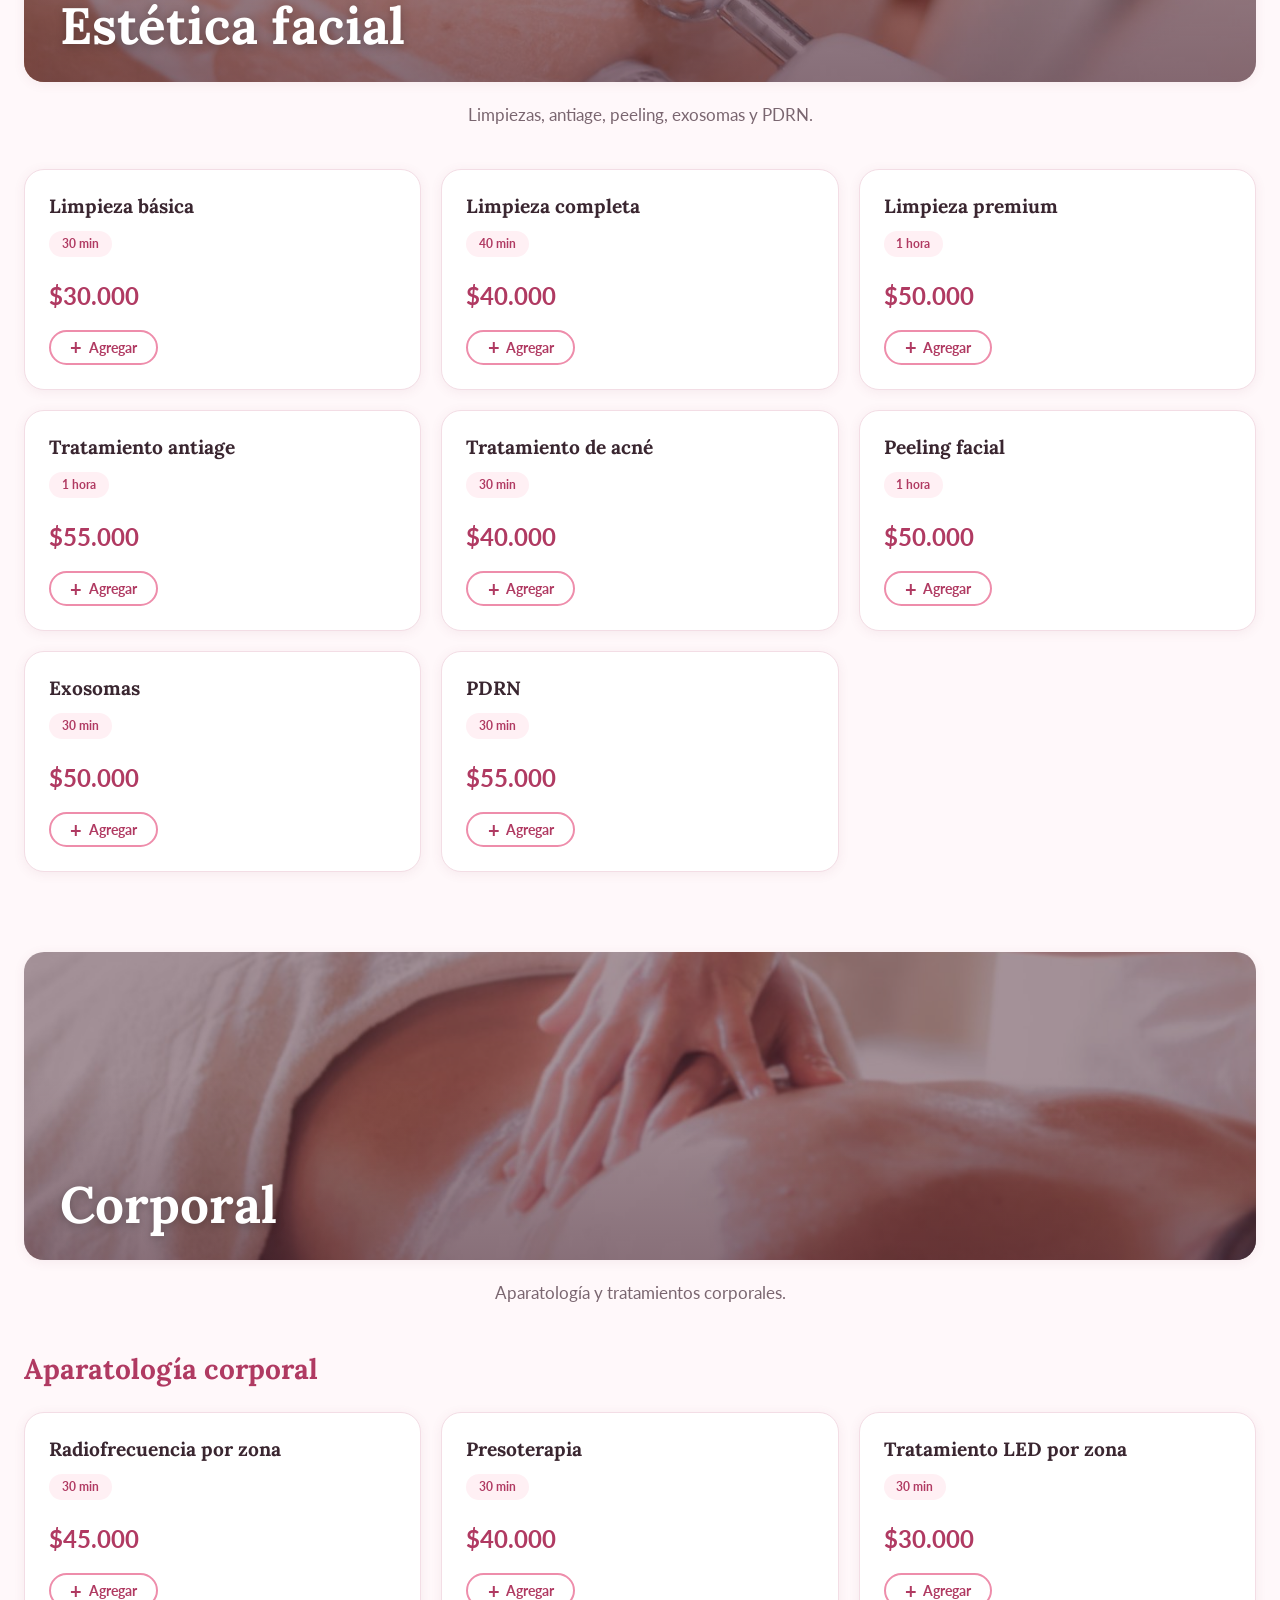
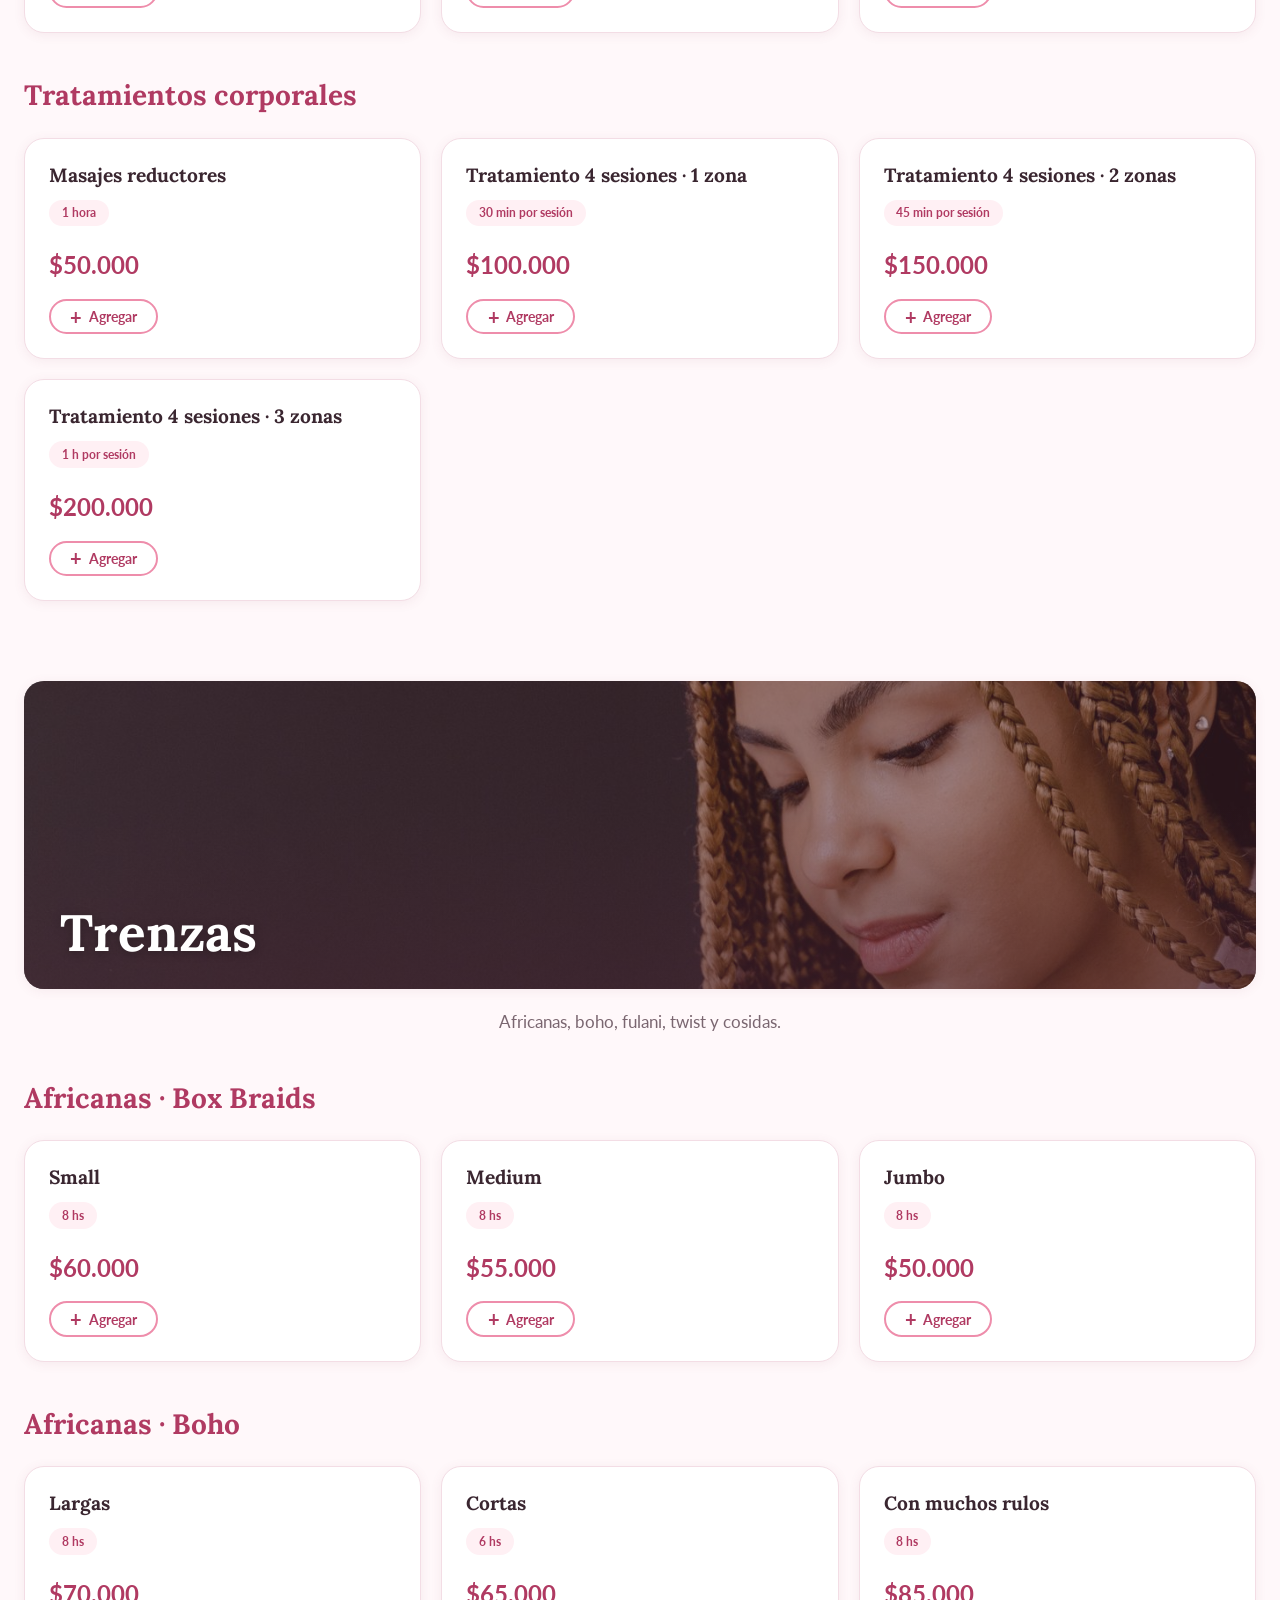
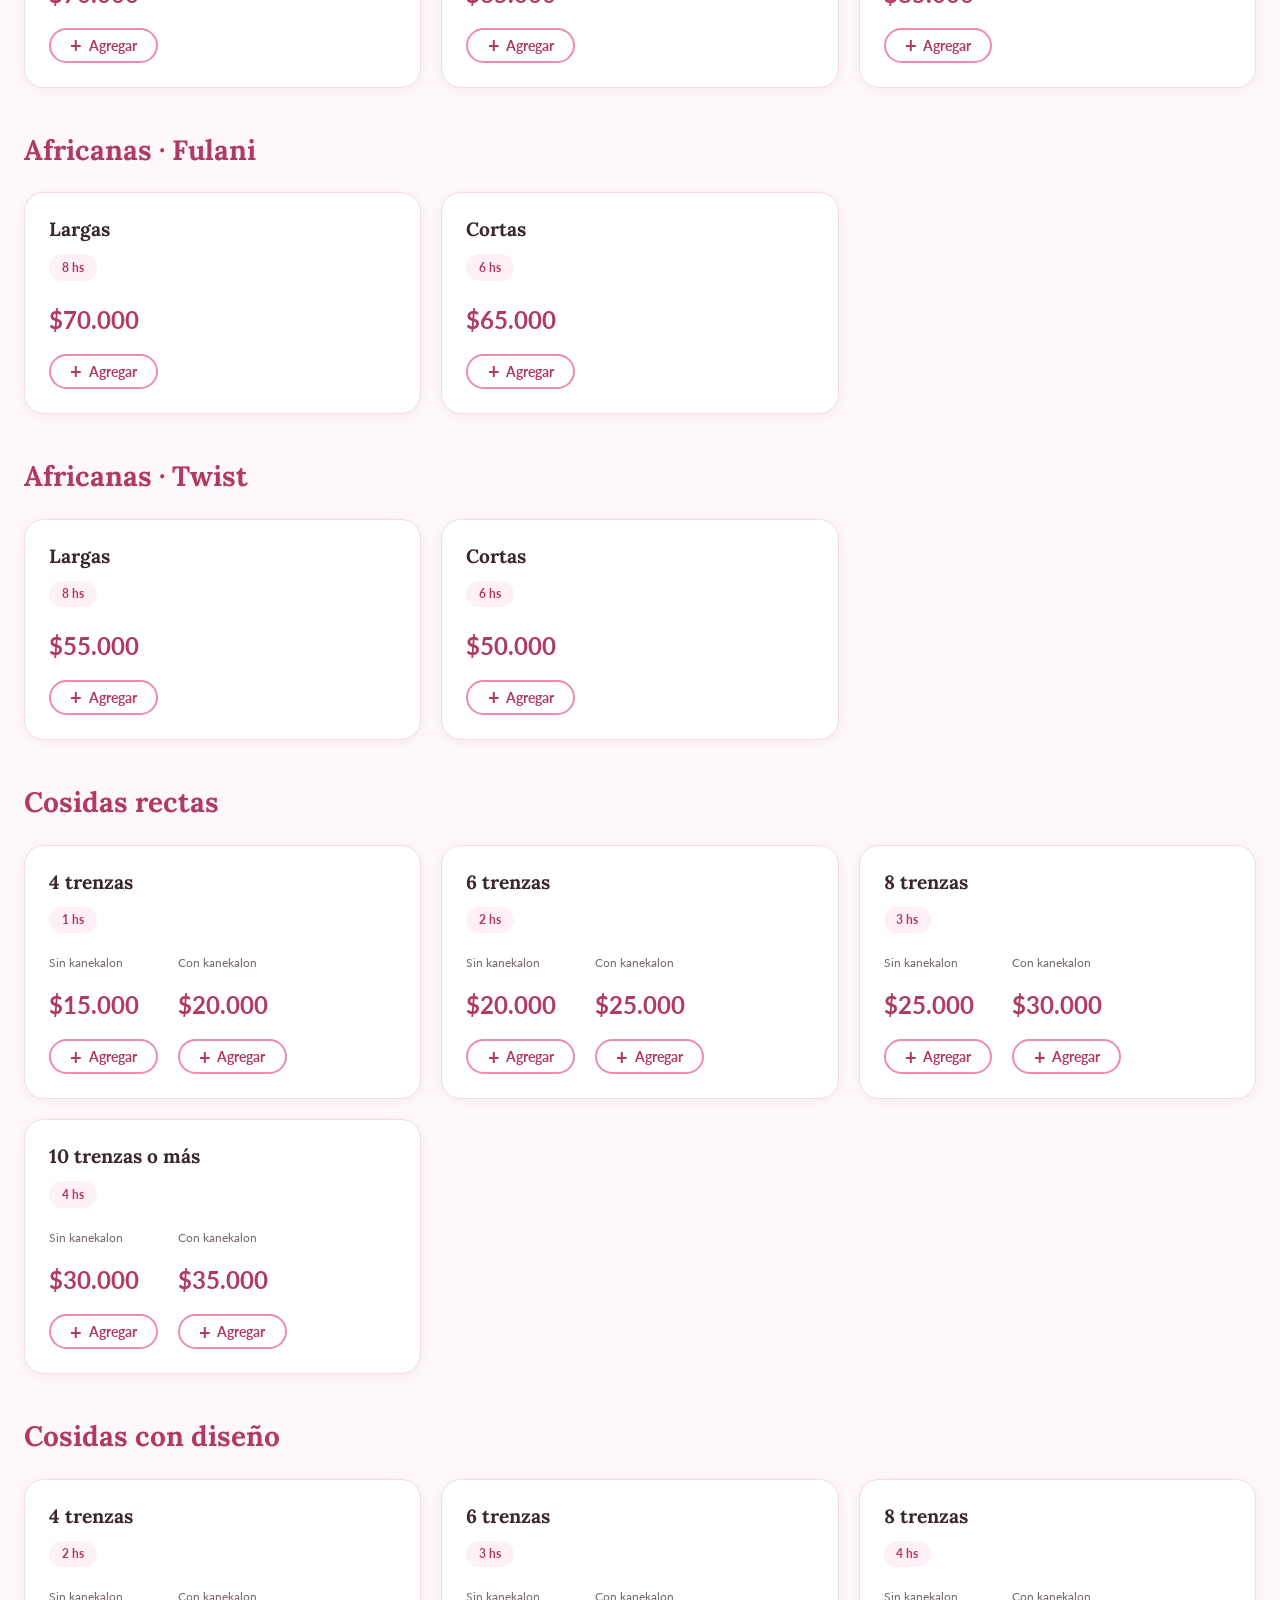
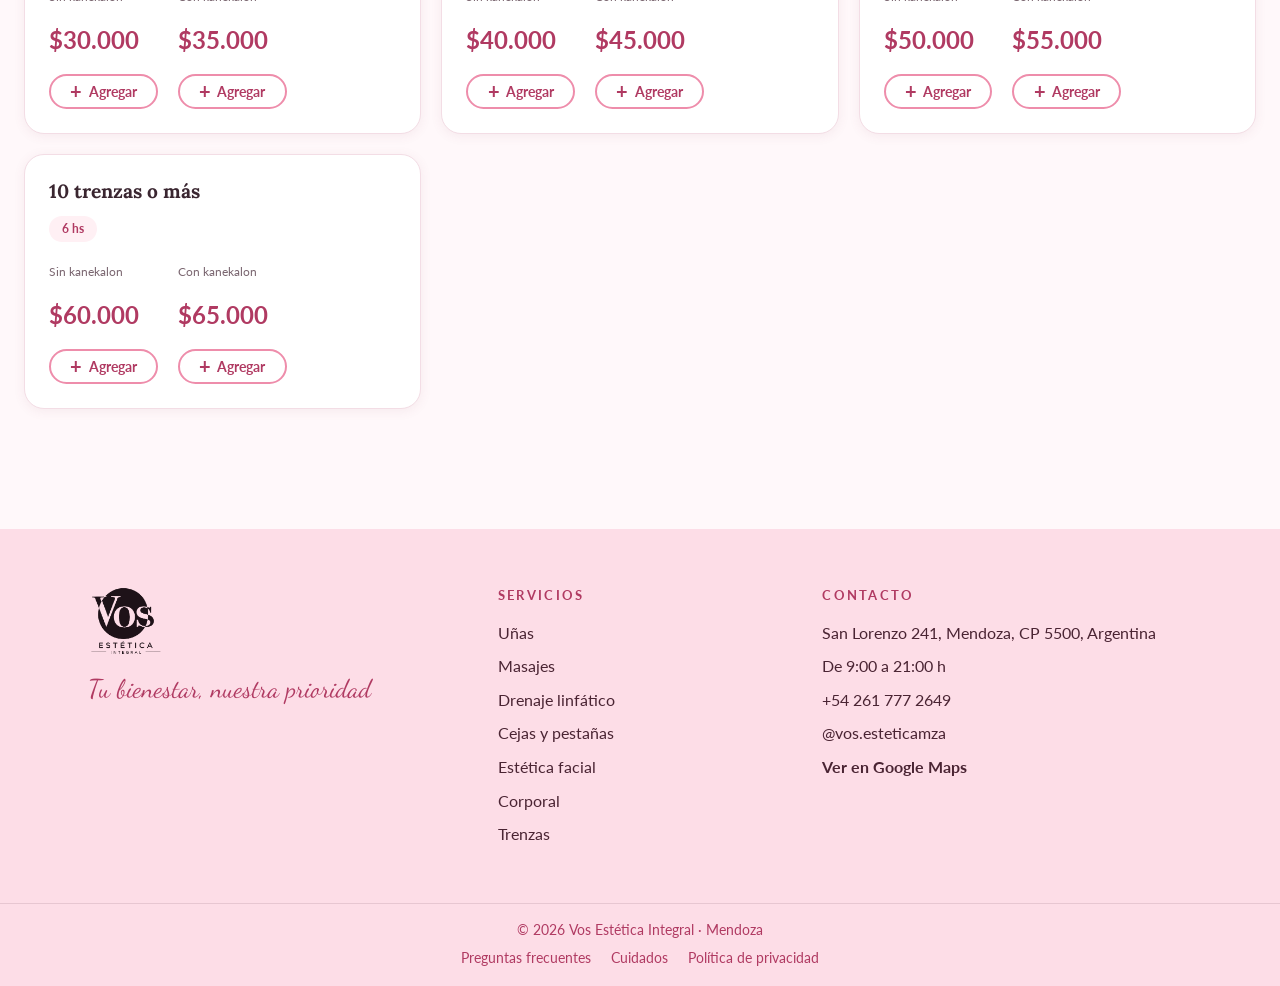
<file: estetica/client/precios.html>
<!DOCTYPE html>
<html lang="es-AR" class="con-accesos">
<head>
  <meta charset="utf-8">
  <meta name="viewport" content="width=device-width, initial-scale=1">
  <meta name="color-scheme" content="light">
  <title>Servicios y precios | Vos Estética Integral</title>
  <meta name="description" content="Lista de servicios, duración y precios de Vos Estética Integral en Mendoza.">
  <script>document.documentElement.classList.add("js");</script>
  <link rel="preconnect" href="https://fonts.googleapis.com">
  <link rel="preconnect" href="https://fonts.gstatic.com" crossorigin>
  <link href="https://fonts.googleapis.com/css2?family=Dancing+Script:wght@500;700&family=Lato:wght@400;700&family=Lora:ital,wght@0,500;0,700;1,500&display=swap" rel="stylesheet">
  <link rel="stylesheet" href="css/base.css">
  <link rel="stylesheet" href="css/encabezado.css">
  <link rel="stylesheet" href="css/precios.css">
  <link rel="stylesheet" href="css/inicio.css">
  <link rel="stylesheet" href="css/pie.css">
  <link rel="stylesheet" href="css/carrito.css">
  <link rel="stylesheet" href="css/efectos.css">
</head>
<body>

  <!-- Encabezado (se dibuja desde js/principal.js) -->
  <header id="encabezado"></header>

  <main>
    <!-- Banner del título -->
    <section class="titulo-pagina">
      <span class="titulo-pagina-luz titulo-pagina-luz-uno" aria-hidden="true"></span>
      <span class="titulo-pagina-luz titulo-pagina-luz-dos" aria-hidden="true"></span>
      <div class="titulo-pagina-contenido">
        <p class="etiqueta">Vos Estética Integral</p>
        <h1 class="titulo-pagina-texto">Elegí tu <span class="titulo-pagina-firma">momento</span></h1>
        <p class="titulo-pagina-detalle">Servicios y precios. Los precios pueden cambiar, consultanos por WhatsApp.</p>
      </div>
    </section>

    <!-- Barra de categorías pegada arriba -->
    <nav class="accesos" aria-label="Categorías">
      <div id="accesos" class="contenedor contenedor-ancho accesos-lista sin-barra"></div>
    </nav>

    <!-- Servicios (se arman desde js/datos.js) -->
    <div id="servicios" class="contenedor contenedor-ancho categorias"></div>
  </main>

  <!-- Pie y contacto (se dibuja desde js/principal.js) -->
  <footer id="pie"></footer>

  <script src="js/datos.js"></script>
  <script src="js/principal.js"></script>
  <script src="js/carrito.js"></script>
  <script src="js/precios.js"></script>
  <script src="js/efectos.js"></script>
</body>
</html>
</file>
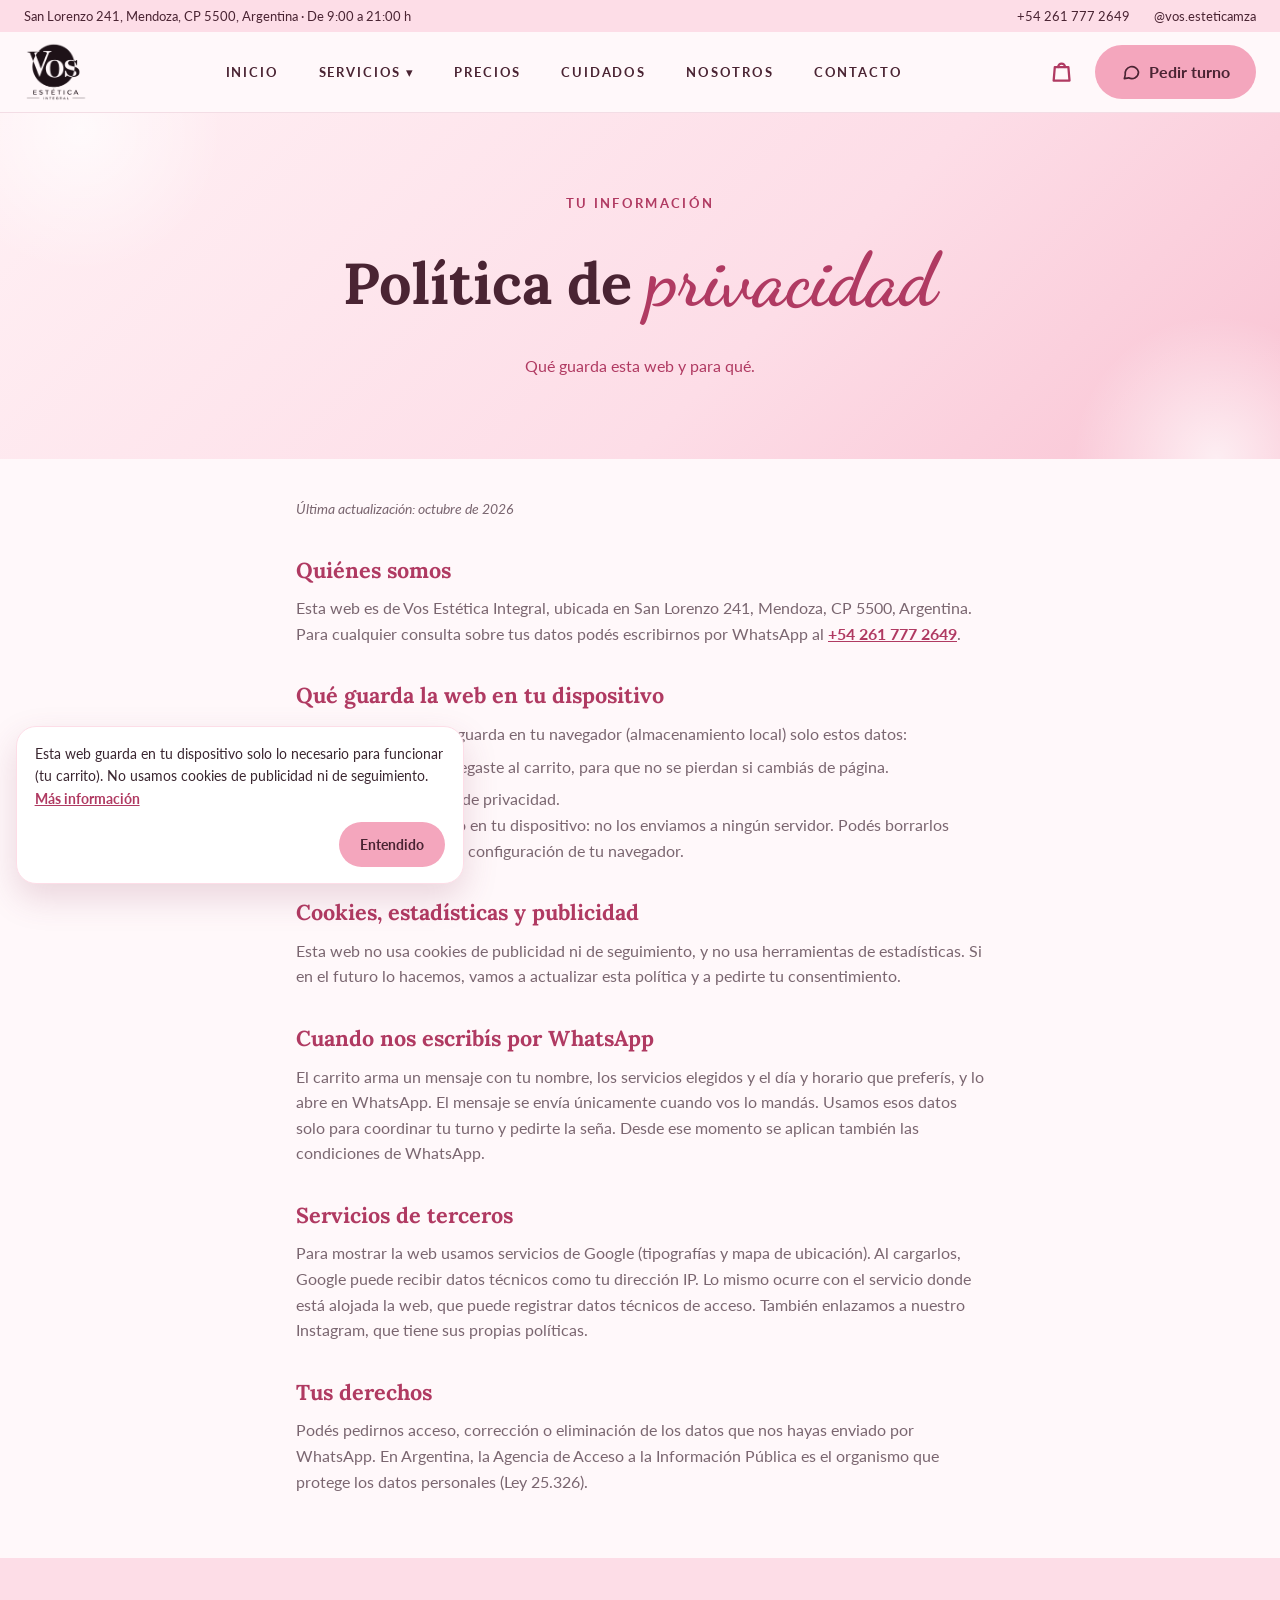
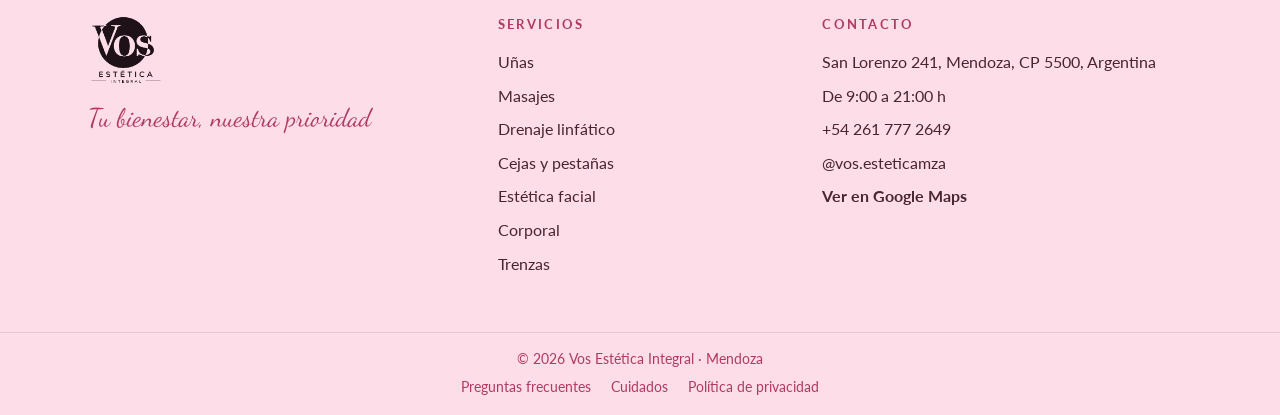
<file: estetica/client/privacidad.html>
<!DOCTYPE html>
<html lang="es-AR">
<head>
  <meta charset="utf-8">
  <meta name="viewport" content="width=device-width, initial-scale=1">
  <meta name="color-scheme" content="light">
  <title>Política de privacidad | Vos Estética Integral</title>
  <meta name="description" content="Qué datos guarda la web de Vos Estética Integral, para qué se usan y cómo cuidamos tu privacidad.">
  <meta name="robots" content="index, follow">
  <meta name="theme-color" content="#f4a6bd">
  <meta property="og:type" content="website">
  <meta property="og:site_name" content="Vos Estética Integral">
  <meta property="og:locale" content="es_AR">
  <meta property="og:title" content="Política de privacidad | Vos Estética Integral">
  <meta property="og:description" content="Qué datos guarda la web de Vos Estética Integral, para qué se usan y cómo cuidamos tu privacidad.">
  <meta name="twitter:card" content="summary">
  <link rel="icon" href="favicon.ico" sizes="any">
  <link rel="icon" type="image/png" sizes="32x32" href="img/favicon-32.png">
  <link rel="icon" type="image/png" sizes="192x192" href="img/favicon-192.png">
  <link rel="apple-touch-icon" href="img/favicon-180.png">
  <script>document.documentElement.classList.add("js");</script>
  <link rel="preconnect" href="https://fonts.googleapis.com">
  <link rel="preconnect" href="https://fonts.gstatic.com" crossorigin>
  <link href="https://fonts.googleapis.com/css2?family=Dancing+Script:wght@500;700&family=Lato:wght@400;700&family=Lora:ital,wght@0,500;0,700;1,500&display=swap" rel="stylesheet">
  <link rel="stylesheet" href="css/base.css">
  <link rel="stylesheet" href="css/encabezado.css">
  <link rel="stylesheet" href="css/precios.css">
  <link rel="stylesheet" href="css/pie.css">
  <link rel="stylesheet" href="css/carrito.css">
  <link rel="stylesheet" href="css/informacion.css">
  <link rel="stylesheet" href="css/aviso.css">
  <link rel="stylesheet" href="css/efectos.css">
</head>
<body>

  <!-- Encabezado (se dibuja desde js/principal.js) -->
  <header id="encabezado"></header>

  <main>
    <section class="titulo-pagina">
      <span class="titulo-pagina-luz titulo-pagina-luz-uno" aria-hidden="true"></span>
      <span class="titulo-pagina-luz titulo-pagina-luz-dos" aria-hidden="true"></span>
      <div class="titulo-pagina-contenido">
        <p class="etiqueta">Tu información</p>
        <h1 class="titulo-pagina-texto">Política de <span class="titulo-pagina-firma">privacidad</span></h1>
        <p class="titulo-pagina-detalle">Qué guarda esta web y para qué.</p>
      </div>
    </section>
    <article class="contenedor texto-legal">
      <p class="texto-legal-fecha">Última actualización: octubre de 2026</p>

      <h2>Quiénes somos</h2>
      <p>Esta web es de Vos Estética Integral, ubicada en <span data-direccion></span>. Para cualquier consulta sobre tus datos podés escribirnos por WhatsApp al <a data-whatsapp data-whatsapp-texto href="#" target="_blank" rel="noopener"></a>.</p>

      <h2>Qué guarda la web en tu dispositivo</h2>
      <p>Para funcionar, la web guarda en tu navegador (almacenamiento local) solo estos datos:</p>
      <ul>
        <li>Los servicios que agregaste al carrito, para que no se pierdan si cambiás de página.</li>
        <li>Que ya viste el aviso de privacidad.</li>
      </ul>
      <p>Estos datos quedan solo en tu dispositivo: no los enviamos a ningún servidor. Podés borrarlos cuando quieras desde la configuración de tu navegador.</p>

      <h2>Cookies, estadísticas y publicidad</h2>
      <p>Esta web no usa cookies de publicidad ni de seguimiento, y no usa herramientas de estadísticas. Si en el futuro lo hacemos, vamos a actualizar esta política y a pedirte tu consentimiento.</p>

      <h2>Cuando nos escribís por WhatsApp</h2>
      <p>El carrito arma un mensaje con tu nombre, los servicios elegidos y el día y horario que preferís, y lo abre en WhatsApp. El mensaje se envía únicamente cuando vos lo mandás. Usamos esos datos solo para coordinar tu turno y pedirte la seña. Desde ese momento se aplican también las condiciones de WhatsApp.</p>

      <h2>Servicios de terceros</h2>
      <p>Para mostrar la web usamos servicios de Google (tipografías y mapa de ubicación). Al cargarlos, Google puede recibir datos técnicos como tu dirección IP. Lo mismo ocurre con el servicio donde está alojada la web, que puede registrar datos técnicos de acceso. También enlazamos a nuestro Instagram, que tiene sus propias políticas.</p>

      <h2>Tus derechos</h2>
      <p>Podés pedirnos acceso, corrección o eliminación de los datos que nos hayas enviado por WhatsApp. En Argentina, la Agencia de Acceso a la Información Pública es el organismo que protege los datos personales (Ley 25.326).</p>
    </article>
  </main>

  <!-- Pie y contacto (se dibuja desde js/principal.js) -->
  <footer id="pie"></footer>

  <script src="js/datos.js"></script>
  <script src="js/principal.js"></script>
  <script src="js/carrito.js"></script>
  <script src="js/cookies.js"></script>
  <script src="js/efectos.js"></script>
</body>
</html>
</file>
<file: estetica/client/css/base.css>
/* ==========================================================================
   Base: colores, tipografía y piezas que se repiten en todas las páginas
   Para cambiar los colores de toda la web, editar solo las variables de :root
   ========================================================================== */

/* Variables */
:root {
  /* Gama de rosados (de más claro a más oscuro) */
  --rosa-50: #fff8fa;
  --rosa-100: #fff0f4;
  --rosa-200: #fddde7;
  --rosa-300: #f9c3d3;
  --rosa-400: #f4a6bd;
  --rosa-500: #ee8dab;
  --rosa-600: #e07496;
  --rosa-700: #b03a62; /* rosa fuerte: solo para textos sobre fondo claro (precios, títulos chicos) */
  --rosa-900: #4a2433;

  /* Nota: el único verde de la web está dentro de las imágenes de banner (img/cat-*.jpg).
     Todo lo demás usa esta gama de rosados. */

  /* Colores por uso */
  --color-fondo: var(--rosa-50);
  --color-superficie: #ffffff;
  --color-texto: #3a2630;
  --color-texto-suave: #7a6670;
  --color-linea: #f3dde5;
  --color-primario: var(--rosa-400);
  --color-primario-hover: var(--rosa-500);
  --color-sobre-primario: var(--rosa-900); /* texto de los botones rosados */
  --color-oscuro: var(--rosa-900);

  /* Tipografía */
  --fuente-titulo: "Lora", Georgia, serif;
  --fuente-texto: "Lato", system-ui, sans-serif;
  --fuente-firma: "Dancing Script", cursive;

  /* Medidas */
  --alto-barra: 4.5rem;
  --alto-franja: 2rem;
  --ancho-contenido: 72rem;
  --ancho-amplio: 80rem;
  --radio: 1.25rem;
  --sombra-suave: 0 2px 12px rgba(140, 58, 88, 0.08);
  --sombra-fuerte: 0 14px 34px rgba(140, 58, 88, 0.18);
}

@media (min-width: 768px) {
  :root {
    --alto-barra: 5rem;
  }
}

/* Reinicio básico */
*,
*::before,
*::after {
  box-sizing: border-box;
}

html {
  scroll-behavior: smooth;
  /* Al ir a una sección, deja lugar para el encabezado pegado arriba */
  scroll-padding-top: calc(var(--alto-barra) + 1rem);
}

body {
  margin: 0;
  font-family: var(--fuente-texto);
  color: var(--color-texto);
  background: var(--color-fondo);
  line-height: 1.6;
  padding-bottom: env(safe-area-inset-bottom, 0);
}

img,
video {
  display: block;
  max-width: 100%;
}

h1,
h2,
h3,
p,
ul,
dl {
  margin: 0;
}

ul {
  padding: 0;
  list-style: none;
}

a {
  color: inherit;
}

:focus-visible {
  outline: 3px solid var(--rosa-600);
  outline-offset: 2px;
}

/* Contenedores centrados */
.contenedor {
  width: 100%;
  max-width: var(--ancho-contenido);
  margin-inline: auto;
  padding-inline: 1rem;
}

.contenedor-ancho {
  max-width: var(--ancho-amplio);
}

@media (min-width: 768px) {
  .contenedor {
    padding-inline: 1.5rem;
  }
}

/* Títulos de sección */
.seccion {
  padding-block: 4rem;
}

.seccion-cabecera {
  margin-bottom: 2.5rem;
  text-align: center;
}

.etiqueta {
  font-size: 0.8rem;
  font-weight: 700;
  letter-spacing: 0.18em;
  text-transform: uppercase;
  color: var(--rosa-700);
}

.titulo-seccion {
  margin-top: 0.4rem;
  font-family: var(--fuente-titulo);
  font-size: 1.9rem;
  line-height: 1.2;
  color: var(--rosa-900);
}

@media (min-width: 768px) {
  .titulo-seccion {
    font-size: 2.5rem;
  }
}

/* Botones */
.boton {
  display: inline-flex;
  align-items: center;
  justify-content: center;
  gap: 0.5rem;
  padding: 0.85rem 1.8rem;
  border: 2px solid transparent;
  border-radius: 999px;
  font: inherit;
  font-weight: 700;
  text-align: center;
  text-decoration: none;
  cursor: pointer;
  transition: background-color 0.2s, color 0.2s, border-color 0.2s, transform 0.2s;
}

.boton:hover {
  transform: translateY(-1px);
}

.boton-primario {
  background: var(--color-primario);
  color: var(--color-sobre-primario);
}

.boton-primario:hover {
  background: var(--color-primario-hover);
}

.boton-claro {
  background: #fff;
  color: var(--rosa-700);
}

.boton-claro:hover {
  background: var(--rosa-100);
}

.boton-borde-claro {
  border-color: #fff;
  color: #fff;
}

.boton-borde-claro:hover {
  background: rgba(255, 255, 255, 0.18);
}

.boton-borde {
  border-color: var(--rosa-500);
  color: var(--rosa-700);
}

.boton-borde:hover {
  background: var(--color-primario);
  border-color: var(--color-primario);
  color: var(--color-sobre-primario);
}

.boton-chico {
  padding: 0.55rem 1.2rem;
  font-size: 0.9rem;
}

/* Utilidades */
/* Texto solo para lectores de pantalla (el nombre ya está escrito dentro de la imagen) */
.solo-lectores {
  position: absolute;
  width: 1px;
  height: 1px;
  overflow: hidden;
  clip-path: inset(50%);
  white-space: nowrap;
}

.sin-scroll {
  overflow: hidden;
}

.sin-barra {
  scrollbar-width: none;
}

.sin-barra::-webkit-scrollbar {
  display: none;
}

/* Sin animaciones si la persona lo pide en su sistema */
@media (prefers-reduced-motion: reduce) {
  html {
    scroll-behavior: auto;
  }

  *,
  *::before,
  *::after {
    /* necesario: apaga todas las animaciones y transiciones de la web */
    animation: none !important;
    transition: none !important;
  }
}
</file>
<file: estetica/client/css/encabezado.css>
/* ==========================================================================
   Encabezado: franja superior, barra con menú, menú grande de servicios
   y panel lateral del celular
   ========================================================================== */

/* Encabezado pegado arriba */
.encabezado {
  position: sticky;
  top: 0;
  z-index: 30;
  background: var(--color-fondo);
  border-bottom: 1px solid var(--color-linea);
  transition: box-shadow 0.25s;
}

.encabezado.con-sombra {
  box-shadow: var(--sombra-suave);
}

@media (min-width: 768px) {
  /* La franja superior se va al bajar y queda fija solo la barra principal */
  .encabezado {
    top: calc(var(--alto-franja) * -1);
    /* El desenfoque solo en pantalla grande: en celular rompería el botón de turnos fijo (position: fixed) */
    background: rgba(255, 248, 250, 0.94);
    backdrop-filter: blur(10px);
  }
}

/* Franja superior (solo pantalla grande) */
.franja-superior {
  display: none;
  height: var(--alto-franja);
  background: var(--rosa-200);
  color: var(--rosa-900);
  font-size: 0.8rem;
}

.franja-contenido {
  display: flex;
  height: 100%;
  align-items: center;
  justify-content: space-between;
}

.franja-enlaces {
  display: flex;
  gap: 1.5rem;
}

.franja-superior a {
  text-decoration: none;
}

.franja-superior a:hover {
  color: var(--rosa-700);
}

@media (min-width: 768px) {
  .franja-superior {
    display: block;
  }
}

/* Barra principal: botón del menú | logo | menú | botón de turnos */
.barra {
  position: relative;
  display: grid;
  height: var(--alto-barra);
  /* celular: botón del menú | logo centrado | (vacío: el botón de turnos flota abajo) */
  grid-template-columns: 1fr auto 1fr;
  align-items: center;
  gap: 1rem;
}

@media (min-width: 768px) {
  .barra {
    grid-template-columns: auto 1fr auto;
    gap: 2rem;
  }
}

.logo {
  justify-self: center;
}

.logo-imagen {
  width: auto;
  height: 3.4rem;
}

@media (min-width: 768px) {
  .logo {
    justify-self: start;
  }

  .logo-imagen {
    height: 3.8rem;
  }
}

.boton-icono {
  display: inline-flex;
  justify-self: start;
  padding: 0.5rem;
  border: 0;
  border-radius: 0.6rem;
  background: transparent;
  color: var(--rosa-700);
  cursor: pointer;
}

.boton-icono:hover {
  background: var(--rosa-100);
}

.boton-icono svg {
  width: 1.7rem;
  height: 1.7rem;
}

/* Botón de turnos: en celular queda fijo abajo a la derecha, en pantalla grande va en la barra */
.boton-turno {
  position: fixed;
  right: 1rem;
  bottom: calc(1rem + env(safe-area-inset-bottom, 0px));
  z-index: 35;
  padding: 0.85rem 1.4rem;
  box-shadow: 0 8px 22px rgba(176, 58, 98, 0.35);
}

@media (min-width: 768px) {
  .boton-menu {
    display: none;
  }

  .boton-turno {
    position: relative;
    right: auto;
    bottom: auto;
    padding: 0.75rem 1.5rem;
    box-shadow: none;
  }
}

/* Zona derecha de la barra: carrito + turnos.
   En celular "desaparece" para que el carrito quede en la 3ª columna (arriba a la derecha) */
.barra-acciones {
  display: contents;
}

@media (min-width: 768px) {
  .barra-acciones {
    display: flex;
    align-items: center;
    gap: 0.75rem;
  }
}

/* Menú horizontal (solo pantalla grande) */
.nav {
  display: none;
  align-items: center;
  justify-content: center;
  align-self: stretch;
  gap: 2.5rem;
}

@media (min-width: 768px) {
  .nav {
    display: flex;
  }
}

.nav-enlace {
  position: relative;
  padding: 0.5rem 0;
  border: 0;
  background: none;
  font: inherit;
  font-size: 0.82rem;
  font-weight: 700;
  letter-spacing: 0.14em;
  text-transform: uppercase;
  text-decoration: none;
  color: var(--rosa-900);
  cursor: pointer;
}

.nav-enlace::after {
  content: "";
  position: absolute;
  inset: auto 0 0.1rem;
  height: 2px;
  background: var(--rosa-500);
  transform: scaleX(0);
  transform-origin: left;
  transition: transform 0.25s;
}

.nav-enlace:hover {
  color: var(--rosa-700);
}

.nav-enlace:hover::after,
.nav-enlace[aria-current="page"]::after {
  transform: scaleX(1);
}

/* Menú grande de "Servicios" */
.nav-servicios {
  display: flex;
  align-items: center;
  align-self: stretch;
}

.mega {
  position: absolute;
  top: 100%;
  left: 50%;
  width: min(48rem, calc(100vw - 2rem));
  padding-top: 0.25rem;
  visibility: hidden;
  opacity: 0;
  transform: translateX(-50%);
  transition: opacity 0.2s, visibility 0.2s;
}

.mega.abierto {
  visibility: visible;
  opacity: 1;
}

.mega-caja {
  padding: 0.75rem;
  border: 1px solid var(--color-linea);
  border-radius: var(--radio);
  background: var(--color-superficie);
  box-shadow: var(--sombra-fuerte);
}

.mega-grilla {
  display: grid;
  grid-template-columns: repeat(2, 1fr);
  gap: 0.25rem;
}

.mega-item {
  display: flex;
  align-items: center;
  gap: 0.8rem;
  padding: 0.7rem 0.9rem;
  border-radius: 0.9rem;
  text-decoration: none;
}

.mega-item:hover {
  background: var(--rosa-100);
}

.mega-item-nombre {
  display: block;
  font-size: 0.9rem;
  font-weight: 700;
  color: var(--rosa-900);
}

.mega-item-detalle {
  display: block;
  font-size: 0.78rem;
  line-height: 1.35;
  color: var(--color-texto-suave);
}

.mega-item-destacado {
  padding: 0.9rem 1rem;
  background: var(--color-primario);
}

.mega-item-destacado:hover {
  background: var(--color-primario-hover);
}

.mega-item-destacado .mega-item-nombre,
.mega-item-destacado .mega-item-detalle {
  color: var(--color-sobre-primario);
}

/* Panel lateral del celular */
.fondo-menu {
  position: fixed;
  inset: 0;
  z-index: 40;
  visibility: hidden;
  opacity: 0;
  background: rgba(74, 36, 51, 0.5);
  transition: opacity 0.7s ease, visibility 0.7s;
}

.fondo-menu.abierto {
  visibility: visible;
  opacity: 1;
}

.panel-movil {
  position: fixed;
  top: 0;
  left: 0;
  z-index: 50;
  display: flex;
  width: 20rem;
  max-width: 100%;
  height: 100%;
  flex-direction: column;
  padding: 1rem;
  overflow-y: auto;
  background: var(--color-fondo);
  box-shadow: var(--sombra-fuerte);
  transform: translateX(-100%);
  transition: transform 0.7s ease; /* apertura y cierre lentos: subir o bajar este valor */
}

.panel-movil.abierto {
  transform: translateX(0);
}

@media (min-width: 768px) {
  .fondo-menu,
  .panel-movil {
    display: none;
  }
}

.panel-cabecera {
  display: flex;
  align-items: center;
  justify-content: space-between;
  margin-bottom: 1rem;
  padding-bottom: 0.75rem;
  border-bottom: 1px solid var(--color-linea);
}

.panel-cabecera img {
  width: auto;
  height: 3.4rem;
}

.panel-lista {
  display: flex;
  flex-direction: column;
  gap: 0.25rem;
}

.panel-grupo {
  padding: 0.75rem 0.75rem 0.25rem;
  font-size: 0.75rem;
  font-weight: 700;
  letter-spacing: 0.16em;
  text-transform: uppercase;
  color: var(--rosa-700);
}

.panel-grupo-borde {
  margin-top: 0.75rem;
  border-top: 1px solid var(--color-linea);
}

.panel-enlace,
.panel-resumen {
  display: flex;
  align-items: center;
  justify-content: space-between;
  padding: 0.75rem;
  border-radius: 0.7rem;
  font-weight: 700;
  text-decoration: none;
  color: var(--rosa-900);
  cursor: pointer;
}

.panel-enlace:hover,
.panel-resumen:hover,
.panel-subenlace:hover {
  background: var(--rosa-100);
}

.panel-subenlace {
  display: block;
  padding: 0.5rem 0.75rem 0.5rem 1.5rem;
  border-radius: 0.7rem;
  text-decoration: none;
  color: var(--color-texto-suave);
}

/* Categoría desplegable del panel: sin la flechita nativa */
.panel-resumen {
  list-style: none;
}

.panel-resumen::-webkit-details-marker {
  display: none;
}

.panel-flecha {
  transition: transform 0.2s;
}

.panel-categoria[open] .panel-flecha {
  transform: rotate(180deg);
}

.panel-pie {
  margin-top: auto;
  padding-top: 1.5rem;
  text-align: center;
}

.panel-horarios {
  margin-top: 0.75rem;
  font-size: 0.85rem;
  color: var(--color-texto-suave);
}

/* Pantallas medianas (tablet): menú más compacto para que entre todo en la barra */
@media (min-width: 768px) and (max-width: 1099px) {
  .barra {
    gap: 0.75rem;
  }

  .logo-imagen {
    height: 3.2rem;
  }

  .nav {
    gap: 0.85rem;
  }

  .nav-enlace {
    font-size: 0.68rem;
    letter-spacing: 0.05em;
  }

  .boton-turno {
    padding: 0.6rem 0.9rem;
    font-size: 0.8rem;
  }

  .barra-acciones {
    gap: 0.4rem;
  }
}

.nav-enlace {
  white-space: nowrap;
}

.logo-imagen {
  max-width: none;
}

.boton-turno {
  white-space: nowrap;
}
</file>
<file: estetica/client/css/inicio.css>
/* ==========================================================================
   Página de inicio: portada, cinta de servicios, sensaciones, servicios,
   nosotros, pasos y mapa
   ========================================================================== */

/* ---------- Portada ---------- */
.portada {
  position: relative;
  display: flex;
  min-height: 80svh;
  align-items: flex-start; /* celular: el contenido arranca arriba, así los botones quedan lejos del botón de turnos fijo */
  overflow: hidden;
  color: #fff;
}

.portada-imagen {
  position: absolute;
  inset: -10% 0;
  width: 100%;
  height: 120%;
  object-fit: cover;
}

.portada-velo {
  position: absolute;
  inset: 0;
  /* Degradé rosado que se esfuma en el 45 % izquierdo, sobre una capa oscura al 60 % para que resalte el texto */
  background:
    linear-gradient(
      90deg,
      rgba(224, 116, 150, 0.35),
      rgba(224, 116, 150, 0.27) 8%,
      rgba(224, 116, 150, 0.17) 18%,
      rgba(224, 116, 150, 0.08) 30%,
      rgba(224, 116, 150, 0.02) 40%,
      rgba(224, 116, 150, 0) 45%
    ),
    rgba(0, 0, 0, 0.6);
}

/* Luces rosadas difusas que flotan detrás del texto */
.portada-luz {
  position: absolute;
  width: 22rem;
  height: 22rem;
  border-radius: 50%;
  background: radial-gradient(circle, rgba(244, 166, 189, 0.45), transparent 70%);
  pointer-events: none;
}

.portada-luz-uno {
  top: -6rem;
  left: -6rem;
}

.portada-luz-dos {
  right: 8%;
  bottom: 10%;
  width: 16rem;
  height: 16rem;
}

.portada-contenido {
  position: relative;
  padding-block: 2rem 9rem;
}

.portada-etiqueta {
  display: inline-block;
  margin-bottom: 1rem;
  padding: 0.35rem 1rem;
  border: 1px solid rgba(249, 195, 211, 0.6);
  border-radius: 999px;
  background: rgba(255, 255, 255, 0.08);
  font-size: 0.75rem;
  font-weight: 700;
  letter-spacing: 0.2em;
  text-transform: uppercase;
  color: var(--rosa-300);
  backdrop-filter: blur(4px);
}

.portada-titulo {
  max-width: 44rem;
  font-family: var(--fuente-titulo);
  font-size: 2.5rem;
  line-height: 1.1;
}

.portada-titulo-firma {
  display: inline-block;
  padding-right: 0.1em;
  font-family: var(--fuente-firma);
  font-size: 1.25em;
  line-height: 1;
}

.portada-texto {
  max-width: 34rem;
  margin-top: 1.25rem;
  font-size: 1.05rem;
  color: rgba(255, 255, 255, 0.88);
}

.portada-firma {
  margin-top: 1rem;
  font-family: var(--fuente-firma);
  font-size: 1.9rem;
  color: var(--rosa-300);
}

.portada-botones {
  display: flex;
  gap: 0.6rem;
  margin-top: 1.5rem;
}

/* Botones más chicos en celular */
.portada-botones .boton {
  padding: 0.6rem 1.2rem;
  font-size: 0.9rem;
}

/* Ola que une la portada con la cinta de abajo */
.portada-ola {
  position: absolute;
  right: 0;
  bottom: -1px;
  left: 0;
  width: 100%;
  height: 3.5rem;
  fill: var(--rosa-200);
}

/* Indicador para seguir bajando (solo pantalla grande) */
.portada-bajar {
  position: absolute;
  bottom: 4.5rem;
  left: 50%;
  display: none;
  width: 1.7rem;
  height: 2.7rem;
  border: 2px solid rgba(255, 255, 255, 0.7);
  border-radius: 999px;
  transform: translateX(-50%);
}

.portada-bajar::after {
  content: "";
  position: absolute;
  top: 0.5rem;
  left: 50%;
  width: 0.3rem;
  height: 0.6rem;
  border-radius: 999px;
  background: #fff;
  transform: translateX(-50%);
}

@media (min-width: 640px) {
  .portada-botones {
    gap: 0.75rem;
  }

  .portada-botones .boton {
    padding: 0.85rem 1.8rem;
    font-size: 1rem;
  }
}

@media (min-width: 768px) {
  .portada {
    min-height: 88svh;
    align-items: center;
  }

  .portada-contenido {
    padding-block: 4.5rem 7rem;
  }

  .portada-titulo {
    font-size: 4.4rem;
  }

  .portada-firma {
    font-size: 2.6rem;
  }

  .portada-ola {
    height: 5rem;
  }

  .portada-bajar {
    display: block;
  }
}

@media (prefers-reduced-motion: no-preference) {
  /* Entrada escalonada del texto de la portada */
  @keyframes subir {
    from {
      opacity: 0;
      transform: translateY(1.5rem);
    }
  }

  .portada-contenido > * {
    animation: subir 1s cubic-bezier(0.2, 0.7, 0.2, 1) both;
  }

  .portada-contenido > :nth-child(1) { animation-delay: 0.1s; }
  .portada-contenido > :nth-child(2) { animation-delay: 0.25s; }
  .portada-contenido > :nth-child(3) { animation-delay: 0.4s; }
  .portada-contenido > :nth-child(4) { animation-delay: 0.55s; }
  .portada-contenido > :nth-child(5) { animation-delay: 0.7s; }

  /* La foto se acerca muy despacio */
  @keyframes acercar {
    from {
      scale: 1;
    }

    to {
      scale: 1.1;
    }
  }

  .portada-imagen {
    animation: acercar 22s ease-in-out infinite alternate;
  }

  @keyframes flotar {
    0%,
    100% {
      transform: translate(0, 0);
    }

    50% {
      transform: translate(2rem, 1.5rem);
    }
  }

  .portada-luz {
    animation: flotar 12s ease-in-out infinite;
  }

  .portada-luz-dos {
    animation-duration: 16s;
    animation-direction: reverse;
  }

  @keyframes rueda {
    0% {
      opacity: 1;
      transform: translate(-50%, 0);
    }

    100% {
      opacity: 0;
      transform: translate(-50%, 0.9rem);
    }
  }

  .portada-bajar::after {
    animation: rueda 1.8s ease-in-out infinite;
  }

  /* Efecto de profundidad al bajar (solo navegadores que lo soportan) */
  @supports ((animation-timeline: scroll()) and (animation-range: 0 100%)) {
    @keyframes profundidad {
      to {
        translate: 0 8%;
      }
    }

    .portada-imagen {
      animation:
        acercar 22s ease-in-out infinite alternate,
        profundidad linear both;
      animation-timeline: auto, scroll(root);
      animation-range: normal, 0 90vh;
    }
  }
}

/* ---------- Cinta de servicios que se desliza ---------- */
.cinta {
  overflow: hidden;
  padding-block: 1.1rem;
  background: var(--rosa-200);
  color: var(--rosa-900);
  mask-image: linear-gradient(90deg, transparent, #000 8%, #000 92%, transparent);
}

.cinta-pista {
  display: flex;
  width: max-content;
}

.cinta-item {
  display: flex;
  align-items: center;
  gap: 1.5rem;
  padding-right: 1.5rem;
  font-family: var(--fuente-titulo);
  font-size: 1.3rem;
  font-style: italic;
  white-space: nowrap;
}

.cinta-item::after {
  content: "✦";
  font-size: 0.9rem;
  font-style: normal;
  color: var(--rosa-600);
}

@media (prefers-reduced-motion: no-preference) {
  @keyframes desplazar {
    to {
      transform: translateX(-50%);
    }
  }

  .cinta-pista {
    animation: desplazar 38s linear infinite;
  }

  .cinta:hover .cinta-pista {
    animation-play-state: paused;
  }
}

/* ---------- Sensaciones ---------- */
.sensaciones {
  position: relative;
  overflow: hidden;
  background: linear-gradient(180deg, var(--rosa-50), #fff);
}

.sensaciones-lista {
  display: grid;
  gap: 1.5rem;
}

.sensacion {
  position: relative;
  padding: 2rem 1.75rem;
  border: 1px solid var(--color-linea);
  border-radius: var(--radio);
  background: var(--color-superficie);
  box-shadow: var(--sombra-suave);
  text-align: center;
  transition: transform 0.35s, box-shadow 0.35s;
}

.sensacion:hover {
  transform: translateY(-6px);
  box-shadow: var(--sombra-fuerte);
}

.sensacion-icono {
  display: inline-flex;
  width: 4.2rem;
  height: 4.2rem;
  align-items: center;
  justify-content: center;
  margin-bottom: 1.1rem;
  border-radius: 50%;
  background: linear-gradient(135deg, var(--rosa-200), var(--rosa-400));
  color: var(--rosa-900);
  box-shadow: 0 8px 20px rgba(244, 166, 189, 0.5);
}

.sensacion-icono svg {
  width: 1.9rem;
  height: 1.9rem;
}

.sensacion-titulo {
  font-family: var(--fuente-titulo);
  font-size: 1.5rem;
  color: var(--rosa-900);
}

.sensacion-texto {
  margin-top: 0.5rem;
  color: var(--color-texto-suave);
}

@media (min-width: 768px) {
  .sensaciones-lista {
    grid-template-columns: repeat(3, 1fr);
    gap: 2rem;
  }
}

/* ---------- Servicios: tarjetas con banner arriba y texto abajo (sin precios) ---------- */
.grilla-servicios {
  display: flex;
  flex-wrap: wrap;
  justify-content: center;
  gap: 1.5rem;
}

.tarjeta-servicio {
  display: flex;
  flex: 1 1 100%;
  flex-direction: column;
  overflow: hidden;
  border: 1px solid var(--color-linea);
  border-radius: var(--radio);
  background: var(--color-superficie);
  box-shadow: var(--sombra-suave);
  text-decoration: none;
  transition: box-shadow 0.35s, transform 0.35s, border-color 0.35s;
}

.tarjeta-servicio:hover {
  transform: translateY(-6px);
  border-color: var(--rosa-300);
  box-shadow: 0 18px 40px rgba(224, 116, 150, 0.28);
}

@media (min-width: 640px) {
  .tarjeta-servicio {
    flex: 0 1 calc(50% - 0.75rem);
  }
}

@media (min-width: 1024px) {
  .tarjeta-servicio {
    flex: 0 1 calc(33.333% - 1rem);
  }
}

.tarjeta-servicio-imagen {
  position: relative;
  overflow: hidden;
}

.tarjeta-servicio-imagen img {
  width: 100%;
  aspect-ratio: 5 / 2;
  object-fit: cover;
  transition: transform 0.7s;
}

/* Fondo oscuro suave sobre la imagen para que se lea el texto (0.5 = la intensidad) */
.tarjeta-servicio-imagen::after {
  content: "";
  position: absolute;
  inset: 0;
  /* 0.5 en toda la imagen + un poco más abajo, donde va el nombre */
  background: linear-gradient(to top, rgba(74, 36, 51, 0.3), transparent 60%), rgba(74, 36, 51, 0.5);
  pointer-events: none;
}

/* Nombre de la categoría sobre la imagen */
.tarjeta-servicio-nombre {
  position: absolute;
  bottom: 0.9rem;
  left: 1rem;
  z-index: 1;
  font-family: var(--fuente-titulo);
  font-size: 1.6rem;
  line-height: 1.1;
  color: #fff;
  text-shadow: 0 2px 10px rgba(0, 0, 0, 0.25);
}

.tarjeta-servicio:hover img {
  transform: scale(1.07);
}

.tarjeta-servicio-cantidad {
  position: absolute;
  top: 0.75rem;
  left: 0.75rem;
  z-index: 1;
  padding: 0.2rem 0.8rem;
  border-radius: 999px;
  background: rgba(255, 248, 250, 0.95);
  font-size: 0.75rem;
  font-weight: 700;
  color: var(--rosa-700);
}

.tarjeta-servicio-texto {
  display: flex;
  flex: 1;
  flex-direction: column;
  align-items: flex-start;
  gap: 0.75rem;
  padding: 1.25rem;
}

.tarjeta-servicio-descripcion {
  flex: 1;
  color: var(--color-texto-suave);
}

.tarjeta-servicio-enlace {
  display: inline-flex;
  align-items: center;
  gap: 0.4rem;
  font-size: 0.9rem;
  font-weight: 700;
  color: var(--rosa-700);
}

.tarjeta-servicio-enlace::after {
  content: "→";
  transition: transform 0.3s;
}

.tarjeta-servicio:hover .tarjeta-servicio-enlace::after {
  transform: translateX(6px);
}

/* ---------- Nosotros ---------- */
.nosotros {
  position: relative;
  overflow: hidden;
  background: linear-gradient(135deg, var(--rosa-100), #fff 60%);
}

.nosotros-contenido {
  display: grid;
  align-items: center;
  gap: 3rem;
}

/* Video vertical dentro de un marco de celular */
.nosotros-media {
  position: relative;
  display: flex;
  justify-content: center;
}

.nosotros-media::before {
  content: "";
  position: absolute;
  inset: 8% 6% 4%;
  border-radius: 50% 50% 45% 55%;
  background: linear-gradient(160deg, var(--rosa-300), var(--rosa-500));
  opacity: 0.55;
  filter: blur(2px);
  transform: rotate(-8deg);
}

.celular {
  position: relative;
  width: min(16.5rem, 78%);
  padding: 0.55rem;
  border-radius: 2.2rem;
  background: #2b1a22;
  box-shadow: 0 30px 60px rgba(140, 58, 88, 0.35);
}

.celular-video {
  width: 100%;
  aspect-ratio: 9 / 16;
  border-radius: 1.7rem;
  background: #000;
  object-fit: cover;
}

.celular-etiqueta {
  position: absolute;
  right: -1.5rem;
  bottom: 2.5rem;
  max-width: 11rem;
  padding: 0.7rem 1rem;
  border-radius: 1rem;
  background: #fff;
  box-shadow: var(--sombra-fuerte);
  font-family: var(--fuente-firma);
  font-size: 1.35rem;
  line-height: 1.15;
  color: var(--rosa-700);
}

.nosotros-texto p {
  margin-top: 1rem;
  color: var(--color-texto-suave);
}

.nosotros-texto .boton {
  margin-top: 1.75rem;
}

/* Números que suben al aparecer */
.cifras {
  display: grid;
  grid-template-columns: repeat(3, 1fr);
  gap: 1rem;
  margin-top: 2rem;
}

.cifra {
  padding: 1rem 0.5rem;
  border: 1px solid var(--color-linea);
  border-radius: var(--radio);
  background: rgba(255, 255, 255, 0.8);
  text-align: center;
}

.cifra-numero {
  display: block;
  font-family: var(--fuente-titulo);
  font-size: 2.1rem;
  font-weight: 700;
  line-height: 1.1;
  color: var(--rosa-700);
}

.cifra-texto {
  display: block;
  margin-top: 0.25rem;
  font-size: 0.78rem;
  line-height: 1.3;
  color: var(--color-texto-suave);
}

@media (min-width: 768px) {
  .nosotros-contenido {
    grid-template-columns: 0.9fr 1.1fr;
    gap: 5rem;
  }

  .cifra-numero {
    font-size: 2.6rem;
  }
}

/* ---------- Pasos para sacar turno ---------- */
.pasos-lista {
  position: relative;
  display: grid;
  gap: 1.5rem;
}

.paso {
  position: relative;
  padding: 2rem 1.75rem 1.75rem;
  border: 1px solid var(--color-linea);
  border-radius: var(--radio);
  background: var(--color-superficie);
  box-shadow: var(--sombra-suave);
  overflow: hidden;
}

.paso-numero {
  position: absolute;
  top: -0.6rem;
  right: 1rem;
  font-family: var(--fuente-titulo);
  font-size: 6rem;
  font-weight: 700;
  line-height: 1;
  color: var(--rosa-200);
}

.paso-titulo {
  position: relative;
  font-family: var(--fuente-titulo);
  font-size: 1.4rem;
  color: var(--rosa-900);
}

.paso-texto {
  position: relative;
  margin-top: 0.5rem;
  color: var(--color-texto-suave);
}

@media (min-width: 768px) {
  .pasos-lista {
    grid-template-columns: repeat(3, 1fr);
    gap: 2rem;
  }
}

/* ---------- Mapa ---------- */
.visita {
  background: #fff;
}

.visita-contenido {
  display: grid;
  gap: 1.5rem;
}

.visita-datos {
  display: flex;
  flex-direction: column;
  justify-content: center;
  gap: 1.1rem;
  padding: 2rem;
  border-radius: var(--radio);
  background: linear-gradient(160deg, var(--rosa-100), var(--rosa-200));
}

.visita-dato-titulo {
  font-size: 0.75rem;
  font-weight: 700;
  letter-spacing: 0.18em;
  text-transform: uppercase;
  color: var(--rosa-700);
}

.visita-dato-texto {
  font-size: 1.05rem;
  color: var(--rosa-900);
}

.visita-mapa {
  width: 100%;
  min-height: 20rem;
  border: 0;
  border-radius: var(--radio);
  box-shadow: var(--sombra-fuerte);
}

@media (min-width: 768px) {
  .visita-contenido {
    grid-template-columns: 0.8fr 1.2fr;
    gap: 2rem;
  }

  .visita-mapa {
    min-height: 26rem;
  }
}

/* Celulares chicos: se oculta la frase de la firma para que los botones queden bien arriba */
@media (max-width: 639px) {
  .portada-firma {
    display: none;
  }

  .portada-contenido {
    padding-top: 1.25rem;
  }
}
</file>
<file: estetica/client/css/pie.css>
/* ==========================================================================
   Pie de página y contacto
   ========================================================================== */

.pie {
  background: var(--rosa-200);
  color: var(--rosa-900);
}

.pie-contenido {
  display: grid;
  gap: 2.5rem;
  padding-block: 3.5rem;
}

@media (min-width: 768px) {
  .pie-contenido {
    grid-template-columns: 1.3fr 1fr 1.3fr;
  }
}

.pie-logo {
  width: auto;
  height: 4.5rem;
}

.pie-frase {
  margin-top: 0.75rem;
  color: var(--rosa-700);
  font-family: var(--fuente-firma);
  font-size: 1.6rem;
}

.pie-titulo {
  margin-bottom: 0.9rem;
  font-size: 0.8rem;
  font-weight: 700;
  letter-spacing: 0.18em;
  text-transform: uppercase;
  color: var(--rosa-700);
}

.pie-lista {
  display: flex;
  flex-direction: column;
  gap: 0.5rem;
}

.pie a {
  text-decoration: none;
}

.pie a:hover {
  color: var(--rosa-700);
}

.pie-mapa {
  font-weight: 700;
}

.pie-derechos {
  padding: 1rem 1rem calc(5.5rem + env(safe-area-inset-bottom, 0px)); /* deja lugar al botón de turnos fijo del celular */
  border-top: 1px solid rgba(74, 36, 51, 0.12);
  font-size: 0.85rem;
  text-align: center;
  color: var(--rosa-700);
}

@media (min-width: 768px) {
  .pie-derechos {
    padding-bottom: 1rem;
  }
}

/* Enlaces legales debajo del pie */
.pie-derechos-enlaces {
  display: flex;
  flex-wrap: wrap;
  justify-content: center;
  gap: 0.25rem 1.25rem;
  margin-top: 0.4rem;
}

.pie-derechos-enlaces a:hover {
  text-decoration: underline;
}
</file>
<file: estetica/client/css/carrito.css>
/* ==========================================================================
   Carrito de servicios: botón "+" de cada servicio, ícono del encabezado
   y panel que se abre de derecha a izquierda
   ========================================================================== */

/* Botón "+" de cada servicio (celular: círculo; pantalla grande: botón con texto) */
.servicio-precio-columna {
  display: flex;
  flex-direction: column;
  align-items: flex-end;
  gap: 0.35rem;
}

.agregar {
  display: inline-flex;
  align-items: center;
  justify-content: center;
  gap: 0.4rem;
  min-width: 2.2rem;
  height: 2.2rem;
  padding: 0;
  border: 2px solid var(--rosa-500);
  border-radius: 999px;
  background: transparent;
  font: inherit;
  font-weight: 700;
  color: var(--rosa-700);
  cursor: pointer;
  transition: background-color 0.2s, color 0.2s, border-color 0.2s, transform 0.2s;
}

.agregar:hover {
  background: var(--rosa-100);
}

.agregar:active {
  transform: scale(0.93);
}

.agregar-icono {
  font-size: 1.25rem;
  line-height: 1;
}

.agregar-texto {
  display: none;
  font-size: 0.9rem;
}

.agregar.en-carrito {
  border-color: var(--color-primario);
  background: var(--color-primario);
  color: var(--color-sobre-primario);
}

@media (min-width: 1024px) {
  .servicio-precio-columna {
    align-items: flex-start;
    gap: 0.9rem;
  }

  .agregar {
    padding: 0 1.2rem;
  }

  .agregar-texto {
    display: inline;
  }
}

/* Ícono del carrito en el encabezado (celular: arriba a la derecha) */
.boton-carrito {
  position: relative;
  justify-self: end;
}

.carrito-contador {
  position: absolute;
  top: 0;
  right: 0;
  min-width: 1.15rem;
  height: 1.15rem;
  padding: 0 0.25rem;
  border-radius: 999px;
  background: var(--rosa-700);
  font-size: 0.7rem;
  font-weight: 700;
  line-height: 1.15rem;
  text-align: center;
  color: #fff;
}

.carrito-contador[hidden] {
  display: none;
}

/* Panel del carrito: espejo del menú hamburguesa, entra por la derecha */
.fondo-carrito {
  position: fixed;
  inset: 0;
  z-index: 40;
  visibility: hidden;
  opacity: 0;
  background: rgba(74, 36, 51, 0.5);
  transition: opacity 0.7s ease, visibility 0.7s;
}

.fondo-carrito.abierto {
  visibility: visible;
  opacity: 1;
}

.panel-carrito {
  position: fixed;
  top: 0;
  right: 0;
  z-index: 50;
  display: flex;
  width: 22rem;
  max-width: 100%;
  height: 100%;
  flex-direction: column;
  background: var(--color-fondo);
  box-shadow: var(--sombra-fuerte);
  visibility: hidden;
  transform: translateX(100%);
  transition: transform 0.7s ease, visibility 0.7s; /* apertura y cierre lentos, igual que el menú */
}

.panel-carrito.abierto {
  visibility: visible;
  transform: translateX(0);
}

.carrito-cabecera {
  display: flex;
  align-items: center;
  justify-content: space-between;
  padding: 1rem;
  border-bottom: 1px solid var(--color-linea);
}

.carrito-titulo {
  font-family: var(--fuente-titulo);
  font-size: 1.4rem;
  color: var(--rosa-900);
}

/* Formulario: la parte de arriba se desliza y el botón de enviar queda siempre abajo */
.carrito-form {
  display: flex;
  min-height: 0;
  flex: 1;
  flex-direction: column;
}

.carrito-scroll {
  flex: 1;
  padding: 1rem;
  overflow-y: auto;
  overscroll-behavior: contain;
}

.carrito-vacio {
  padding: 2rem 0.5rem;
  text-align: center;
  color: var(--color-texto-suave);
}

.carrito-vacio[hidden],
.carrito-total[hidden],
.carrito-error[hidden] {
  display: none;
}

.carrito-item {
  display: flex;
  align-items: flex-start;
  justify-content: space-between;
  gap: 0.75rem;
  padding-block: 0.8rem;
  border-bottom: 1px solid var(--color-linea);
}

.carrito-item-nombre {
  font-weight: 700;
  line-height: 1.3;
}

.carrito-item-detalle {
  font-size: 0.85rem;
  color: var(--color-texto-suave);
}

.carrito-item-precio {
  font-weight: 700;
  color: var(--rosa-700);
}

.carrito-item-quitar {
  flex-shrink: 0;
  padding: 0.4rem;
  border: 0;
  border-radius: 0.5rem;
  background: transparent;
  color: var(--color-texto-suave);
  cursor: pointer;
}

.carrito-item-quitar:hover {
  background: var(--rosa-100);
  color: var(--rosa-700);
}

.carrito-item-quitar svg {
  display: block;
  width: 1.1rem;
  height: 1.1rem;
}

.carrito-total {
  margin-top: 1rem;
  font-size: 1.05rem;
  font-weight: 700;
  text-align: right;
  color: var(--rosa-900);
}

.carrito-total p {
  margin: 0;
}

.carrito-senia {
  font-size: 0.9rem;
  font-weight: 400;
  color: var(--rosa-700);
}

.carrito-datos {
  display: flex;
  flex-direction: column;
  gap: 1.1rem;
  margin-top: 1.25rem;
  padding-top: 1.25rem;
  border-top: 1px solid var(--color-linea);
}

.carrito-campo {
  display: flex;
  flex-direction: column;
  gap: 0.4rem;
  font-size: 0.85rem;
  font-weight: 700;
  color: var(--rosa-900);
}

.carrito-campo input {
  padding: 0.7rem 0.9rem;
  border: 1px solid var(--rosa-300);
  border-radius: 0.8rem;
  background: var(--rosa-50);
  font: inherit;
  font-weight: 400;
  color: var(--color-texto);
}

.carrito-campo input:focus {
  border-color: var(--rosa-600);
  outline: 0;
  box-shadow: 0 0 0 3px var(--rosa-200);
}

.carrito-ayuda {
  font-size: 0.8rem;
  font-weight: 400;
  color: var(--color-texto-suave);
}

/* Calendario */
.calendario {
  padding: 0.75rem;
  border: 1px solid var(--rosa-300);
  border-radius: 1rem;
  background: var(--color-superficie);
}

.calendario-cabecera {
  display: flex;
  align-items: center;
  justify-content: space-between;
  margin-bottom: 0.5rem;
}

.calendario-titulo {
  font-family: var(--fuente-titulo);
  font-size: 1.05rem;
  text-transform: capitalize;
  color: var(--rosa-900);
}

.calendario-flecha {
  width: 2.2rem;
  height: 2.2rem;
  border: 0;
  border-radius: 50%;
  background: transparent;
  font-size: 1.5rem;
  line-height: 1;
  color: var(--rosa-700);
  cursor: pointer;
}

.calendario-flecha:hover:not(:disabled) {
  background: var(--rosa-100);
}

.calendario-flecha:disabled {
  opacity: 0.3;
  cursor: default;
}

.calendario-semana,
.calendario-dias {
  display: grid;
  grid-template-columns: repeat(7, 1fr);
  gap: 0.2rem;
  text-align: center;
}

.calendario-semana {
  margin-bottom: 0.25rem;
  font-size: 0.75rem;
  font-weight: 700;
  color: var(--color-texto-suave);
}

.calendario-dia {
  aspect-ratio: 1;
  padding: 0;
  border: 1px solid transparent;
  border-radius: 50%;
  background: transparent;
  font: inherit;
  font-size: 0.9rem;
  color: var(--color-texto);
  cursor: pointer;
}

.calendario-dia:hover:not(:disabled) {
  background: var(--rosa-100);
}

.calendario-dia:disabled {
  color: #c9b8bf;
  cursor: default;
}

.calendario-dia.hoy {
  border-color: var(--rosa-400);
}

.calendario-dia.elegido,
.horario.elegido {
  border-color: var(--color-primario);
  background: var(--color-primario);
  font-weight: 700;
  color: var(--color-sobre-primario);
}

/* Horarios */
.horarios {
  display: grid;
  grid-template-columns: repeat(4, 1fr);
  gap: 0.4rem;
}

.horario {
  padding: 0.5rem 0;
  border: 1px solid var(--rosa-300);
  border-radius: 0.7rem;
  background: var(--color-superficie);
  font: inherit;
  font-size: 0.85rem;
  color: var(--rosa-700);
  cursor: pointer;
}

.horario:hover:not(:disabled) {
  background: var(--rosa-100);
}

.horario:disabled {
  border-color: var(--color-linea);
  color: #c9b8bf;
  cursor: default;
}

/* Botón de enviar, siempre abajo */
.carrito-pie {
  display: flex;
  flex-direction: column;
  gap: 0.6rem;
  padding: 0.9rem 1rem calc(0.9rem + env(safe-area-inset-bottom, 0px));
  border-top: 1px solid var(--color-linea);
  background: var(--color-superficie);
}

.carrito-error {
  font-size: 0.85rem;
  font-weight: 700;
  text-align: center;
  color: var(--rosa-700);
}

.carrito-vaciar {
  align-self: center;
  border: 0;
  background: none;
  font: inherit;
  font-size: 0.85rem;
  text-decoration: underline;
  color: var(--color-texto-suave);
  cursor: pointer;
}

/* Sin servicios: solo se muestra el aviso */
.carrito-form.sin-servicios .carrito-datos,
.carrito-form.sin-servicios .carrito-pie {
  display: none;
}

@media (prefers-reduced-motion: no-preference) {
  @keyframes rebote {
    0%,
    100% {
      transform: scale(1);
    }

    40% {
      transform: scale(1.5);
    }
  }

  .carrito-contador.rebote {
    animation: rebote 0.45s ease;
  }
}
</file>
<file: estetica/client/css/informacion.css>
/* ==========================================================================
   Información: preguntas frecuentes, cuidados y política de privacidad
   ========================================================================== */

/* Preguntas frecuentes */
.preguntas-lista {
  display: flex;
  max-width: 48rem;
  margin-inline: auto;
  flex-direction: column;
  gap: 0.75rem;
}

.pregunta {
  border: 1px solid var(--color-linea);
  border-radius: 1rem;
  background: var(--color-superficie);
  transition: box-shadow 0.25s;
}

.pregunta[open] {
  box-shadow: var(--sombra-suave);
}

.pregunta-titulo {
  display: flex;
  align-items: center;
  justify-content: space-between;
  gap: 1rem;
  padding: 1rem 1.25rem;
  font-weight: 700;
  color: var(--rosa-900);
  list-style: none;
  cursor: pointer;
}

.pregunta-titulo::-webkit-details-marker {
  display: none;
}

.pregunta-titulo::after {
  content: "+";
  flex-shrink: 0;
  font-size: 1.4rem;
  line-height: 1;
  color: var(--rosa-600);
  transition: transform 0.25s;
}

.pregunta[open] .pregunta-titulo::after {
  transform: rotate(45deg);
}

.pregunta-respuesta {
  padding: 0 1.25rem 1.1rem;
  color: var(--color-texto-suave);
}

/* Cuidados: una tarjeta por categoría */
.cuidados-lista {
  display: grid;
  gap: 1.25rem;
  padding-block: 2.5rem 1rem;
}

@media (min-width: 768px) {
  .cuidados-lista {
    grid-template-columns: repeat(2, 1fr);
    gap: 1.5rem;
  }
}

.cuidado {
  padding: 1.5rem;
  border: 1px solid var(--color-linea);
  border-radius: var(--radio);
  background: var(--color-superficie);
  box-shadow: var(--sombra-suave);
}

.cuidado-titulo {
  margin-bottom: 1rem;
  font-family: var(--fuente-titulo);
  font-size: 1.5rem;
  color: var(--rosa-700);
}

.cuidado-subtitulo {
  margin-block: 1rem 0.5rem;
  font-size: 0.8rem;
  font-weight: 700;
  letter-spacing: 0.16em;
  text-transform: uppercase;
  color: var(--rosa-900);
}

.cuidado-subtitulo:first-of-type {
  margin-top: 0;
}

.cuidado-items {
  display: flex;
  flex-direction: column;
  gap: 0.5rem;
}

.cuidado-items li {
  position: relative;
  padding-left: 1.4rem;
  color: var(--color-texto-suave);
}

.cuidado-items li::before {
  content: "✦";
  position: absolute;
  left: 0;
  font-size: 0.7rem;
  line-height: 1.9;
  color: var(--rosa-500);
}

.nota-pagina {
  max-width: 48rem;
  margin: 1rem auto 3rem;
  text-align: center;
  font-size: 0.9rem;
  font-style: italic;
  color: var(--color-texto-suave);
}

/* Texto largo (política de privacidad) */
.texto-legal {
  max-width: 46rem;
  padding-block: 2.5rem 4rem;
}

.texto-legal h2 {
  margin-block: 2rem 0.5rem;
  font-family: var(--fuente-titulo);
  font-size: 1.35rem;
  color: var(--rosa-700);
}

.texto-legal p,
.texto-legal li {
  color: var(--color-texto-suave);
}

.texto-legal p + p {
  margin-top: 0.75rem;
}

.texto-legal ul {
  display: flex;
  margin-top: 0.5rem;
  padding-left: 1.2rem;
  flex-direction: column;
  gap: 0.4rem;
  list-style: disc;
}

.texto-legal a {
  color: var(--rosa-700);
  font-weight: 700;
}

.texto-legal-fecha {
  font-size: 0.85rem;
  font-style: italic;
}
</file>
<file: estetica/client/css/aviso.css>
/* ==========================================================================
   Aviso de almacenamiento (cookies): cartel chico abajo
   ========================================================================== */

.aviso {
  position: fixed;
  right: 1rem;
  bottom: calc(1rem + env(safe-area-inset-bottom, 0px));
  left: 1rem;
  z-index: 38; /* sobre el botón de turnos (35), debajo de los paneles (40 y 50) */
  display: flex;
  max-width: 28rem;
  flex-direction: column;
  gap: 0.75rem;
  padding: 1rem 1.1rem;
  border: 1px solid var(--rosa-200);
  border-radius: var(--radio);
  background: var(--color-superficie);
  box-shadow: var(--sombra-fuerte);
  font-size: 0.88rem;
  color: var(--color-texto);
}

.aviso[hidden] {
  display: none;
}

.aviso a {
  color: var(--rosa-700);
  font-weight: 700;
}

.aviso-boton {
  align-self: flex-end;
}

@media (min-width: 768px) {
  .aviso {
    right: auto;
  }
}
</file>
<file: estetica/client/css/efectos.css>
/* ==========================================================================
   Efectos: aparición al hacer scroll, brillo de botones, texto con degradé,
   barra de progreso y animaciones decorativas.
   Todo se apaga solo si la persona pidió "menos movimiento" en su sistema.
   ========================================================================== */

/* Aparición al hacer scroll (la clase "js" la agrega una línea en el <head>;
   js/efectos.js suma "visible" cuando el elemento entra en pantalla) */
.js .reveal {
  opacity: 0;
  transform: translateY(1.75rem);
  transition:
    opacity 0.9s cubic-bezier(0.2, 0.7, 0.2, 1) var(--retraso, 0s),
    transform 0.9s cubic-bezier(0.2, 0.7, 0.2, 1) var(--retraso, 0s);
}

.js .reveal-izquierda {
  transform: translateX(-2.5rem);
}

.js .reveal-derecha {
  transform: translateX(2.5rem);
}

.js .reveal-zoom {
  transform: scale(0.93);
}

.js .reveal.visible {
  opacity: 1;
  transform: none;
}

/* Texto con degradé rosado que se mueve despacio */
.texto-degradado {
  background: linear-gradient(100deg, var(--rosa-300), var(--rosa-500) 35%, var(--rosa-300) 70%, var(--rosa-500));
  background-size: 250% 100%;
  -webkit-background-clip: text;
  background-clip: text;
  color: transparent;
}

/* Adorno debajo de los títulos de sección */
.adorno {
  display: flex;
  align-items: center;
  justify-content: center;
  gap: 0.75rem;
  margin-top: 0.9rem;
  color: var(--rosa-500);
  font-size: 0.8rem;
}

.adorno::before,
.adorno::after {
  content: "";
  width: 3.5rem;
  height: 1px;
  background: linear-gradient(90deg, transparent, var(--rosa-400));
}

.adorno::after {
  transform: scaleX(-1);
}

/* Botón principal con brillo que lo cruza al pasar el mouse */
.boton-primario,
.boton-claro {
  overflow: hidden;
}

/* (el botón de turnos ya es "fixed" en celular y "relative" en pantalla grande, ver encabezado.css) */
.boton-primario:not(.boton-turno),
.boton-claro {
  position: relative;
}

.boton-primario::after,
.boton-claro::after {
  content: "";
  position: absolute;
  inset: 0;
  background: linear-gradient(110deg, transparent 35%, rgba(255, 255, 255, 0.65) 50%, transparent 65%);
  transform: translateX(-120%);
}

/* Barra de progreso de lectura en el borde del encabezado (solo navegadores que lo soportan) */
.encabezado::after {
  content: "";
  position: absolute;
  right: 0;
  bottom: -1px;
  left: 0;
  height: 3px;
  background: linear-gradient(90deg, var(--rosa-300), var(--rosa-600));
  transform: scaleX(0);
  transform-origin: left;
}

@media (prefers-reduced-motion: no-preference) {
  @keyframes degradado-movil {
    to {
      background-position: -250% 0;
    }
  }

  .texto-degradado {
    animation: degradado-movil 9s linear infinite;
  }

  @keyframes brillo {
    to {
      transform: translateX(120%);
    }
  }

  .boton-primario:hover::after,
  .boton-claro:hover::after {
    animation: brillo 0.8s ease;
  }

  /* Latido suave del botón de turnos fijo del celular */
  @keyframes latido {
    0%,
    100% {
      box-shadow: 0 8px 22px rgba(176, 58, 98, 0.35), 0 0 0 0 rgba(244, 166, 189, 0.7);
    }

    60% {
      box-shadow: 0 8px 22px rgba(176, 58, 98, 0.35), 0 0 0 0.9rem rgba(244, 166, 189, 0);
    }
  }

  .boton-turno {
    animation: latido 3.2s ease-out infinite;
  }

  @media (min-width: 768px) {
    .boton-turno {
      animation: none;
    }
  }

  @supports ((animation-timeline: scroll()) and (animation-range: 0 100%)) {
    @keyframes progreso {
      to {
        transform: scaleX(1);
      }
    }

    .encabezado::after {
      animation: progreso linear both;
      animation-timeline: scroll(root);
    }
  }
}

/* Sin movimiento: todo aparece de una vez */
@media (prefers-reduced-motion: reduce) {
  .js .reveal {
    opacity: 1;
    transform: none;
    transition: none;
  }
}
</file>
<file: estetica/client/css/precios.css>
/* ==========================================================================
   Página de precios: banner, barra de categorías y servicios
   Celular = lista dentro de una tarjeta por grupo
   Pantalla grande (desde 1024px) = una tarjeta por servicio
   ========================================================================== */

/* Al ir a una categoría, deja lugar para el encabezado y la barra de categorías */
html.con-accesos {
  scroll-padding-top: calc(var(--alto-barra) + 4.5rem);
}

/* Banner del título (rosado, con luces que flotan) */
.titulo-pagina {
  position: relative;
  overflow: hidden;
  padding: 3.5rem 1rem;
  background: linear-gradient(135deg, var(--rosa-100), var(--rosa-200) 60%, var(--rosa-300));
  color: var(--rosa-900);
  text-align: center;
}

.titulo-pagina-contenido {
  position: relative;
}

.titulo-pagina-luz {
  position: absolute;
  width: 18rem;
  height: 18rem;
  border-radius: 50%;
  background: radial-gradient(circle, rgba(255, 255, 255, 0.7), transparent 70%);
}

.titulo-pagina-luz-uno {
  top: -8rem;
  left: -4rem;
}

.titulo-pagina-luz-dos {
  right: -5rem;
  bottom: -9rem;
}

.titulo-pagina-texto {
  margin-top: 0.5rem;
  font-family: var(--fuente-titulo);
  font-size: 2.2rem;
}

.titulo-pagina-firma {
  display: inline-block;
  font-family: var(--fuente-firma);
  font-size: 1.3em;
  color: var(--rosa-700);
}

.titulo-pagina-detalle {
  margin-top: 0.75rem;
  color: var(--rosa-700);
}

@media (min-width: 768px) {
  .titulo-pagina {
    padding-block: 5rem;
  }

  .titulo-pagina-texto {
    font-size: 3.6rem;
  }
}

@media (prefers-reduced-motion: no-preference) {
  @keyframes flotar-luz {
    0%,
    100% {
      transform: translate(0, 0);
    }

    50% {
      transform: translate(2.5rem, 1.5rem);
    }
  }

  .titulo-pagina-luz {
    animation: flotar-luz 10s ease-in-out infinite;
  }

  .titulo-pagina-luz-dos {
    animation-direction: reverse;
  }
}

/* Barra de categorías pegada justo debajo del encabezado */
.accesos {
  position: sticky;
  top: calc(var(--alto-barra) - 1px);
  z-index: 20;
  border-bottom: 1px solid var(--color-linea);
  background: rgba(255, 247, 249, 0.96);
  backdrop-filter: blur(10px);
}

.accesos-lista {
  display: flex;
  gap: 0.5rem;
  padding-block: 0.75rem;
  overflow-x: auto;
}

@media (min-width: 1024px) {
  .accesos-lista {
    justify-content: center;
  }
}

.acceso {
  flex-shrink: 0;
  padding: 0.5rem 1.1rem;
  border: 1px solid var(--color-linea);
  border-radius: 999px;
  background: var(--color-superficie);
  font-size: 0.88rem;
  font-weight: 700;
  text-decoration: none;
  white-space: nowrap;
  color: var(--rosa-700);
  transition: background-color 0.2s, color 0.2s;
}

.acceso:hover {
  background: var(--rosa-100);
}

.acceso.activo {
  border-color: var(--color-primario);
  background: var(--color-primario);
  color: var(--color-sobre-primario);
}

/* Categoría */
.categorias {
  padding-block: 2.5rem;
}

.categoria {
  margin-bottom: 3.5rem;
}

/* Banner de la categoría: foto con fondo oscuro suave y el nombre encima */
.categoria-portada {
  position: relative;
  overflow: hidden;
  border-radius: var(--radio);
  box-shadow: var(--sombra-suave);
}

.categoria-portada img {
  width: 100%;
  aspect-ratio: 5 / 2;
  object-fit: cover;
}

/* Fondo oscuro (0.5) sobre la foto + un poco más abajo, donde va el nombre */
.categoria-portada::after {
  content: "";
  position: absolute;
  inset: 0;
  background: linear-gradient(to top, rgba(74, 36, 51, 0.3), transparent 60%), rgba(74, 36, 51, 0.5);
  pointer-events: none;
}

.categoria-nombre {
  position: absolute;
  bottom: 1rem;
  left: 1.25rem;
  z-index: 1;
  font-family: var(--fuente-titulo);
  font-size: 2rem;
  line-height: 1.1;
  color: #fff;
  text-shadow: 0 2px 10px rgba(0, 0, 0, 0.25);
}

@media (min-width: 1024px) {
  .categoria-nombre {
    bottom: 1.75rem;
    left: 2.25rem;
    font-size: 3.2rem;
  }
}

@media (min-width: 1024px) {
  .categoria-portada img {
    aspect-ratio: 4 / 1;
  }
}

.categoria-descripcion {
  margin-block: 1rem 1.5rem;
  text-align: center;
  color: var(--color-texto-suave);
}

@media (min-width: 1024px) {
  .categoria {
    margin-bottom: 5rem;
  }

  .categoria-descripcion {
    margin-block: 1.25rem 2.5rem;
    font-size: 1.05rem;
  }
}

/* Grupo (subcategoría): tarjeta en celular */
.grupo {
  margin-bottom: 1.5rem;
  padding: 1.25rem;
  border: 1px solid var(--color-linea);
  border-radius: var(--radio);
  background: var(--color-superficie);
}

.grupo-titulo {
  font-family: var(--fuente-titulo);
  font-size: 1.25rem;
  color: var(--rosa-700);
}

.grupo-detalle {
  font-size: 0.9rem;
  color: var(--color-texto-suave);
}

.grupo-nota {
  margin-top: 0.75rem;
  font-size: 0.88rem;
  font-style: italic;
  color: var(--color-texto-suave);
}

.grupo-titulo + .servicios-lista {
  margin-top: 0.5rem;
}

/* Servicio: fila en celular */
.servicio {
  display: flex;
  align-items: flex-start;
  justify-content: space-between;
  gap: 1rem;
  padding-block: 0.8rem;
  border-top: 1px solid var(--color-linea);
}

.servicio:first-child {
  border-top: 0;
}

.servicio-nombre {
  font-weight: 700;
}

.servicio-duracion {
  font-size: 0.88rem;
  color: var(--color-texto-suave);
}

.servicio-precios {
  display: flex;
  flex-shrink: 0;
  gap: 1.25rem;
  text-align: right;
}

.servicio-precio {
  font-weight: 700;
  color: var(--rosa-700);
}

.servicio-precio-etiqueta {
  font-size: 0.75rem;
  color: var(--color-texto-suave);
}

/* Pantalla grande: grupo sin caja y cada servicio como tarjeta */
@media (min-width: 1024px) {
  .grupo {
    margin-bottom: 2.5rem;
    padding: 0;
    border: 0;
    background: transparent;
  }

  .grupo-titulo {
    margin-bottom: 0.25rem;
    font-size: 1.75rem;
  }

  .grupo-titulo + .servicios-lista {
    margin-top: 1.25rem;
  }

  .servicios-lista {
    display: grid;
    grid-template-columns: repeat(2, 1fr);
    gap: 1.25rem;
  }

  .servicio {
    flex-direction: column;
    align-items: stretch;
    gap: 1.25rem;
    padding: 1.5rem;
    border: 1px solid var(--color-linea);
    border-radius: var(--radio);
    background: var(--color-superficie);
    box-shadow: var(--sombra-suave);
    transition: transform 0.25s, box-shadow 0.25s;
  }

  .servicio:first-child {
    border-top: 1px solid var(--color-linea);
  }

  .servicio:hover {
    transform: translateY(-4px);
    box-shadow: var(--sombra-fuerte);
  }

  .servicio-texto {
    flex: 1;
  }

  .servicio-nombre {
    font-family: var(--fuente-titulo);
    font-size: 1.2rem;
    line-height: 1.3;
  }

  .servicio-duracion {
    display: inline-block;
    margin-top: 0.75rem;
    padding: 0.2rem 0.8rem;
    border-radius: 999px;
    background: var(--rosa-100);
    font-size: 0.78rem;
    font-weight: 700;
    color: var(--rosa-700);
  }

  .servicio-precios {
    text-align: left;
  }

  .servicio-precio {
    font-size: 1.5rem;
  }
}

@media (min-width: 1280px) {
  .servicios-lista {
    grid-template-columns: repeat(3, 1fr);
  }
}
</file>
